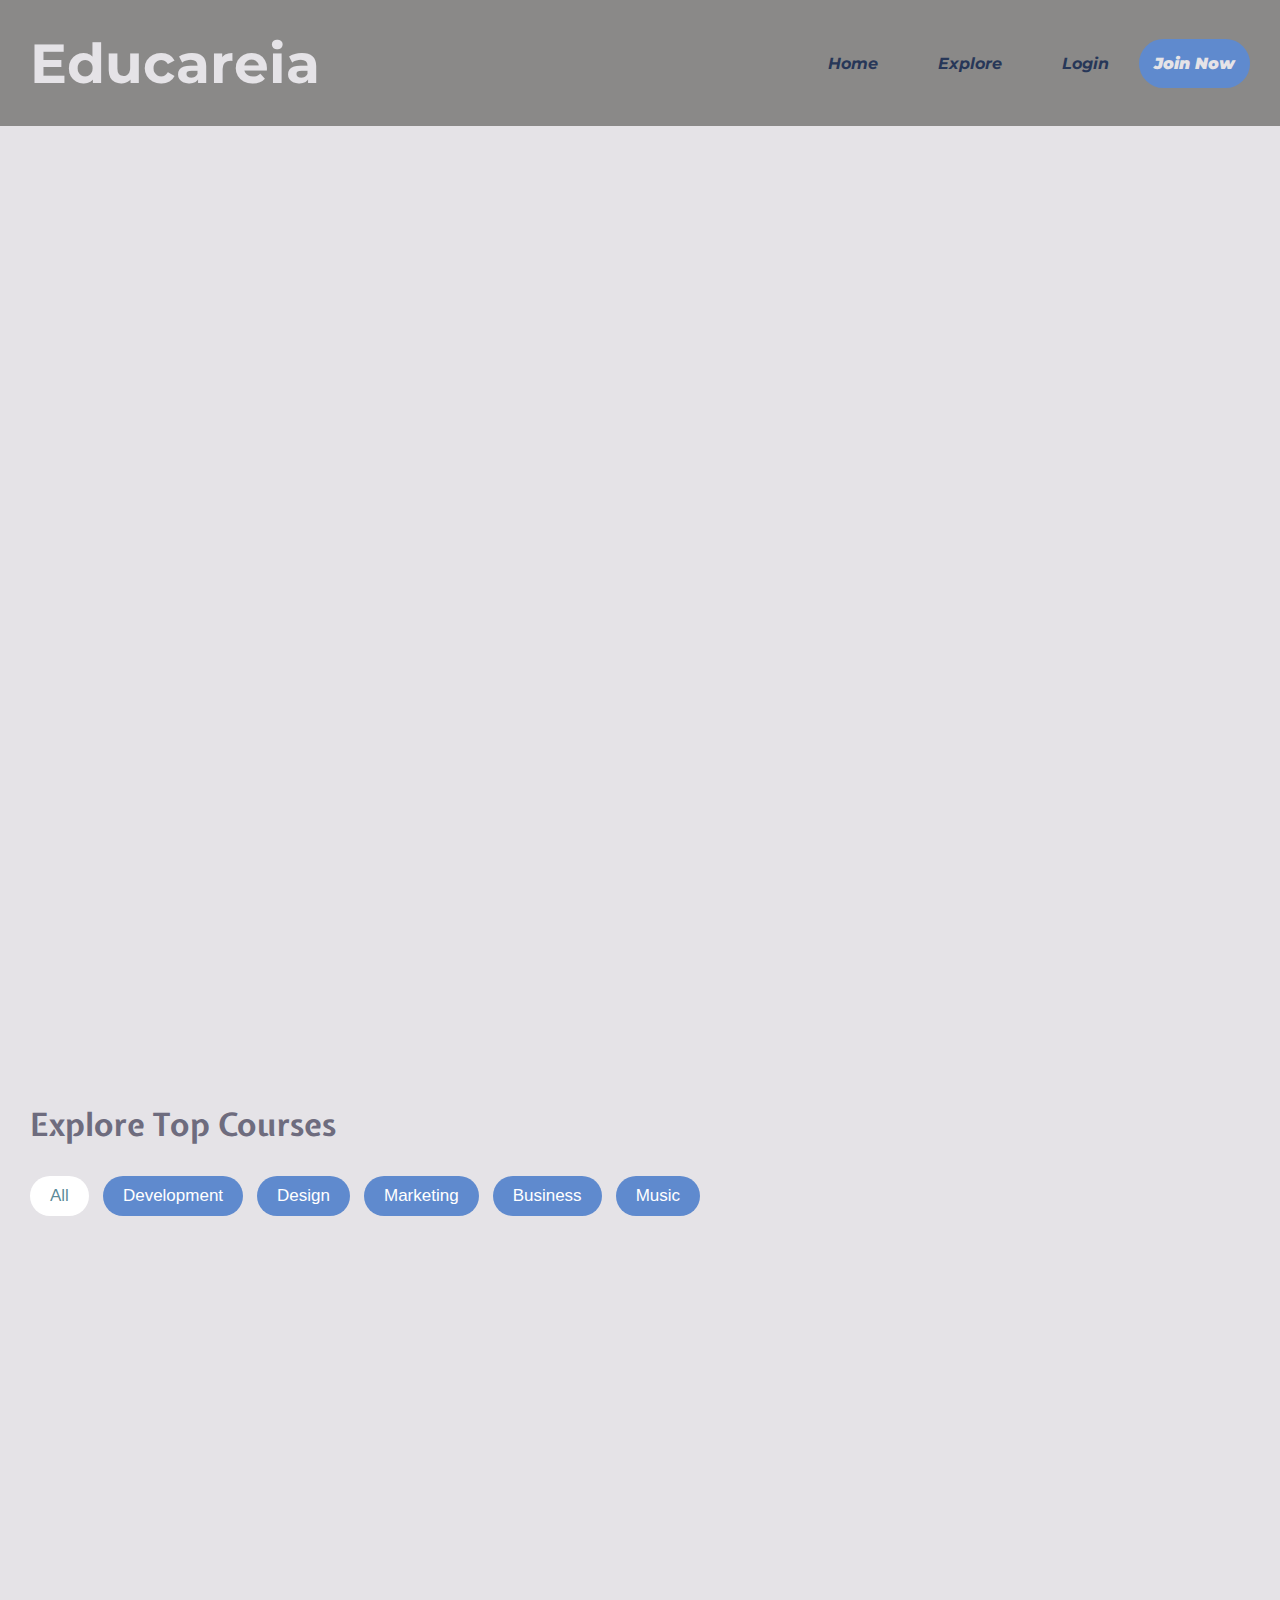
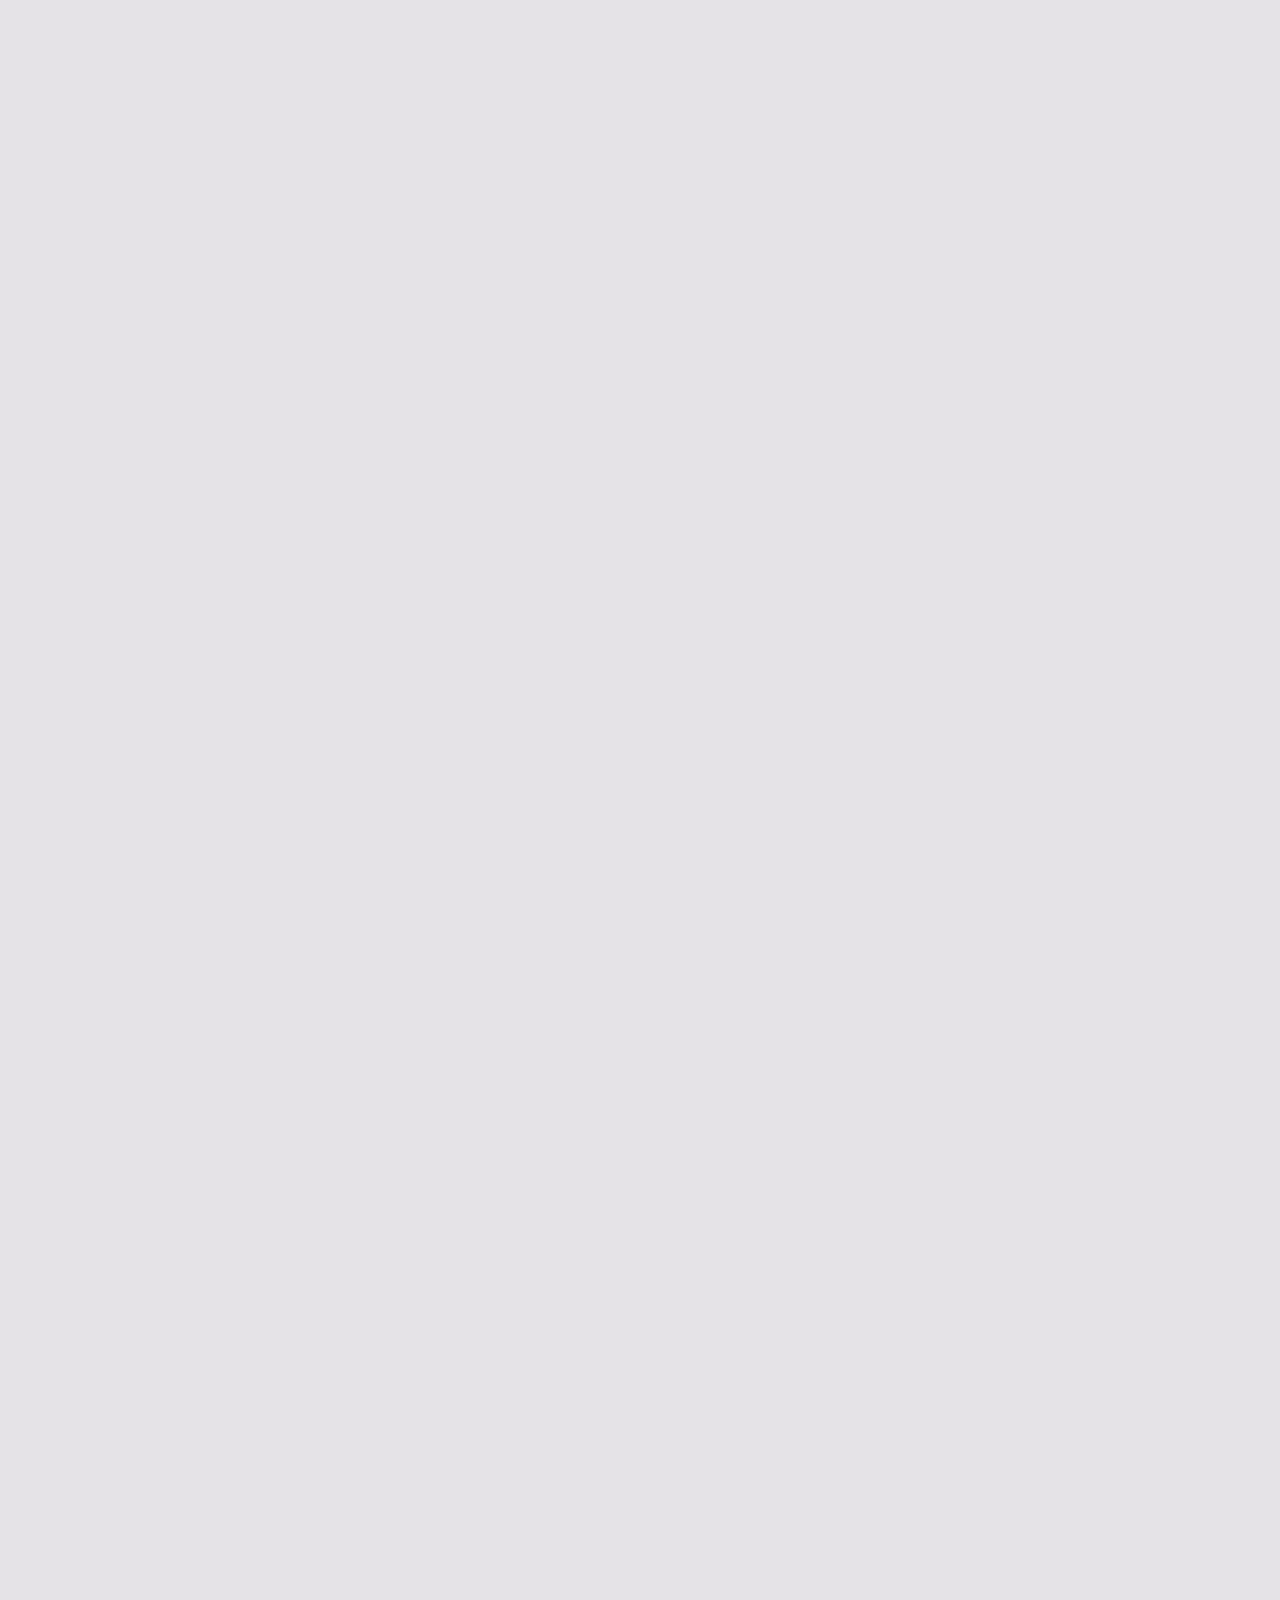
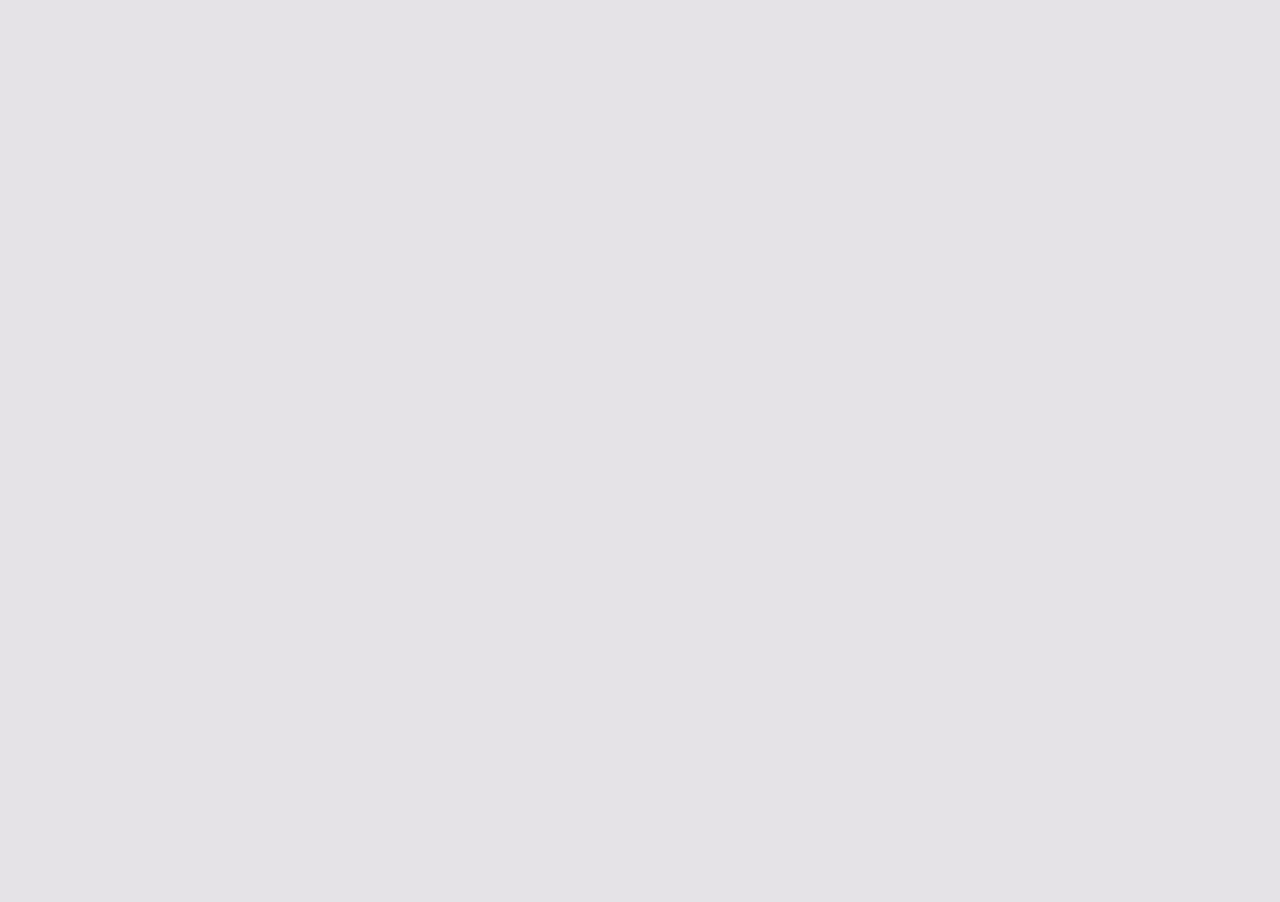
<file: index.html>
<!DOCTYPE html>
<html lang="en">
<head>
    <meta charset="UTF-8">
    <meta name="viewport" content="width=device-width, initial-scale=1.0">
    <title>Educarea</title>
    <link rel="stylesheet" href="./css/style.css">
    <link rel="stylesheet" href="https://stackpath.bootstrapcdn.com/font-awesome/4.7.0/css/font-awesome.min.css" integrity="sha384-wvfXpqpZZVQGK6TAh5PVlGOfQNHSoD2xbE+QkPxCAFlNEevoEH3Sl0sibVcOQVnN" crossorigin="anonymous">
</head>
<body>
    <style>

        .course.hide{
            display: none !important;
        }
        .course.show{
            display: block;
            animation: showItem 0.5s ease;
        }
        @-webkit-keyframes showItem{
            0%{
                -webkit-transform: scale(0.8);
                transform: scale(0.8);
                opacity: 0;
            }
            100%{
                -webkit-transform: scale(1);
                transform: scale(1);
                opacity: 1;
            }
        }
        @keyframes showItem{
            0%{
                -webkit-transform: scale(0.8);
                transform: scale(0.8);
                opacity: 0;
            }
            100%{
                -webkit-transform: scale(1);
                transform: scale(1);
                opacity: 1;
            }
        }
    </style>
    <div class="header">
        <h1><a style="text-decoration: none; color: var(--pri);" href="">Educareia</a></h1>
        <ul>
            <a href="#"><li>Home</li></a>
            <a href="#explore"><li>Explore</li></a>
            <a href="./login.html"><li>Login</li></a>
            <a href="./signup.html"><li class="get-started">Join Now</li></a>
        </ul>
    </div>

    <div class="main">
        <div class="content">
            <h1>Success is a <br> click away </h1>
            <p>Achieve more with certifications and degrees from courses by reknowned global universities and companies</p>
            <a href="./signup.html"><button class="get-started">Join Now <span style="color: var(--pri);">- IT'S FREE</span></button></a>
            <a href="#explore"><button class="get-started-course">View Courses</button></a>
        </div>

        <div class="image">
            <img src="./hero-image.png" alt="">
        </div>

        
    </div>

    <div id="explore">

    </div>

    <div style="margin-top: 50px;" class="explore">
        <h1>Explore Top Courses</h1>
        <div class="category-filter">
            <button class="category active" data-filter="all">All</button>
            <button class="category" data-filter="Developement">Development</button>
            <button class="category" data-filter="Design">Design</button>
            <button class="category" data-filter="Marketing">Marketing</button>
            <button class="category" data-filter="Business">Business</button>
            <button class="category" data-filter="Music">Music</button>

        </div>

        <div class="cards-container"> </div>
            
    </div>


    <script>
        window.onload = function () {
            document.querySelector('.content').classList.add('settle');
            document.querySelector('.image').id = 'softpop';
        }
        window.onscroll = function (){
            var cardtop = parseInt(document.querySelector('.cards-container').getBoundingClientRect().top);
            if(cardtop < this.screen.height*.75){
                document.querySelector('.cards-container').id = 'ascend';
            }
        }
        async function getData() {
            let res = await fetch('./CourseData.json')
            let data = await res.json()
            document.querySelector(".cards-container").innerHTML = ''
            data.forEach(i => {
                let rating = i.Rating;
                rating = parseInt(rating);
                let discount =i.Discount.slice(0, 3);
                console.log(i.Name);
                document.querySelector(".cards-container").innerHTML += `
                <div class="course" data-category="${i.Category}">
                    <div class="image">
                        <img src="./images/${i.Image}.jpeg" alt="">
                    </div>
                    <div class="discount">
                        ${discount} off!
                    </div>
                    <div class="content">
                        <h1 class="title" title="${i.Name}">
                            ${i.Name}
                        </h1>
                        <div class="rating">
                            ` + '<i class="fa fa-star yellow-star"></i>'.repeat(rating) +
                            '<i class="fa fa-star"></i>'.repeat(5-rating) + `
                        </div>
    
                        <div class="price">
                            <span class="original-price">₹${i.Discount.slice(-5, -1)}</span>
                            ₹${i.Price}
                        </div>
    
                        <div class="enrolled">
                            <i class="fa fa-user"></i> &nbsp; ${i.Enrollment} enrolled
                        </div>
    
                        <button class="buy">Buy Course</button>
                    </div>
                </div>
                
            </div>

                `
            })

            const filterContainer=document.querySelector(".category-filter"),
            filterBtns=filterContainer.children,
            totalFilterBtn=filterBtns.length,
            portfolioItems=document.querySelectorAll('.course'),
            totalPortfolioItems=portfolioItems.length


            for (let i=0; i<totalFilterBtn; i++){
                filterBtns[i].addEventListener('click', function(){
                filterContainer.querySelector(".active").classList.remove("active");
                this.classList.add("active");

                const filterValue=this.getAttribute("data-filter")
                for (let k=0; k<totalPortfolioItems; k++){
                    if(filterValue === portfolioItems[k].getAttribute("data-category")){
                        portfolioItems[k].classList.remove("hide")
                        portfolioItems[k].classList.add("show")
                        console.log('a')
                    }
                    else {
                        portfolioItems[k].classList.remove("hide")
                        portfolioItems[k].classList.add("show")
                        portfolioItems[k].classList.remove("show")
                        portfolioItems[k].classList.add("hide")
                        console.log('b')
                        console.log(filterValue)
                        console.log(portfolioItems[k])
                    }
                    if (filterValue==="all"){
                        portfolioItems[k].classList.remove("hide")
                        portfolioItems[k].classList.add("show")
                        console.log('c')
                    }
                }
            })
        }
        }
    getData()
        
        
    </script>
    
</body>
</html>
</file>
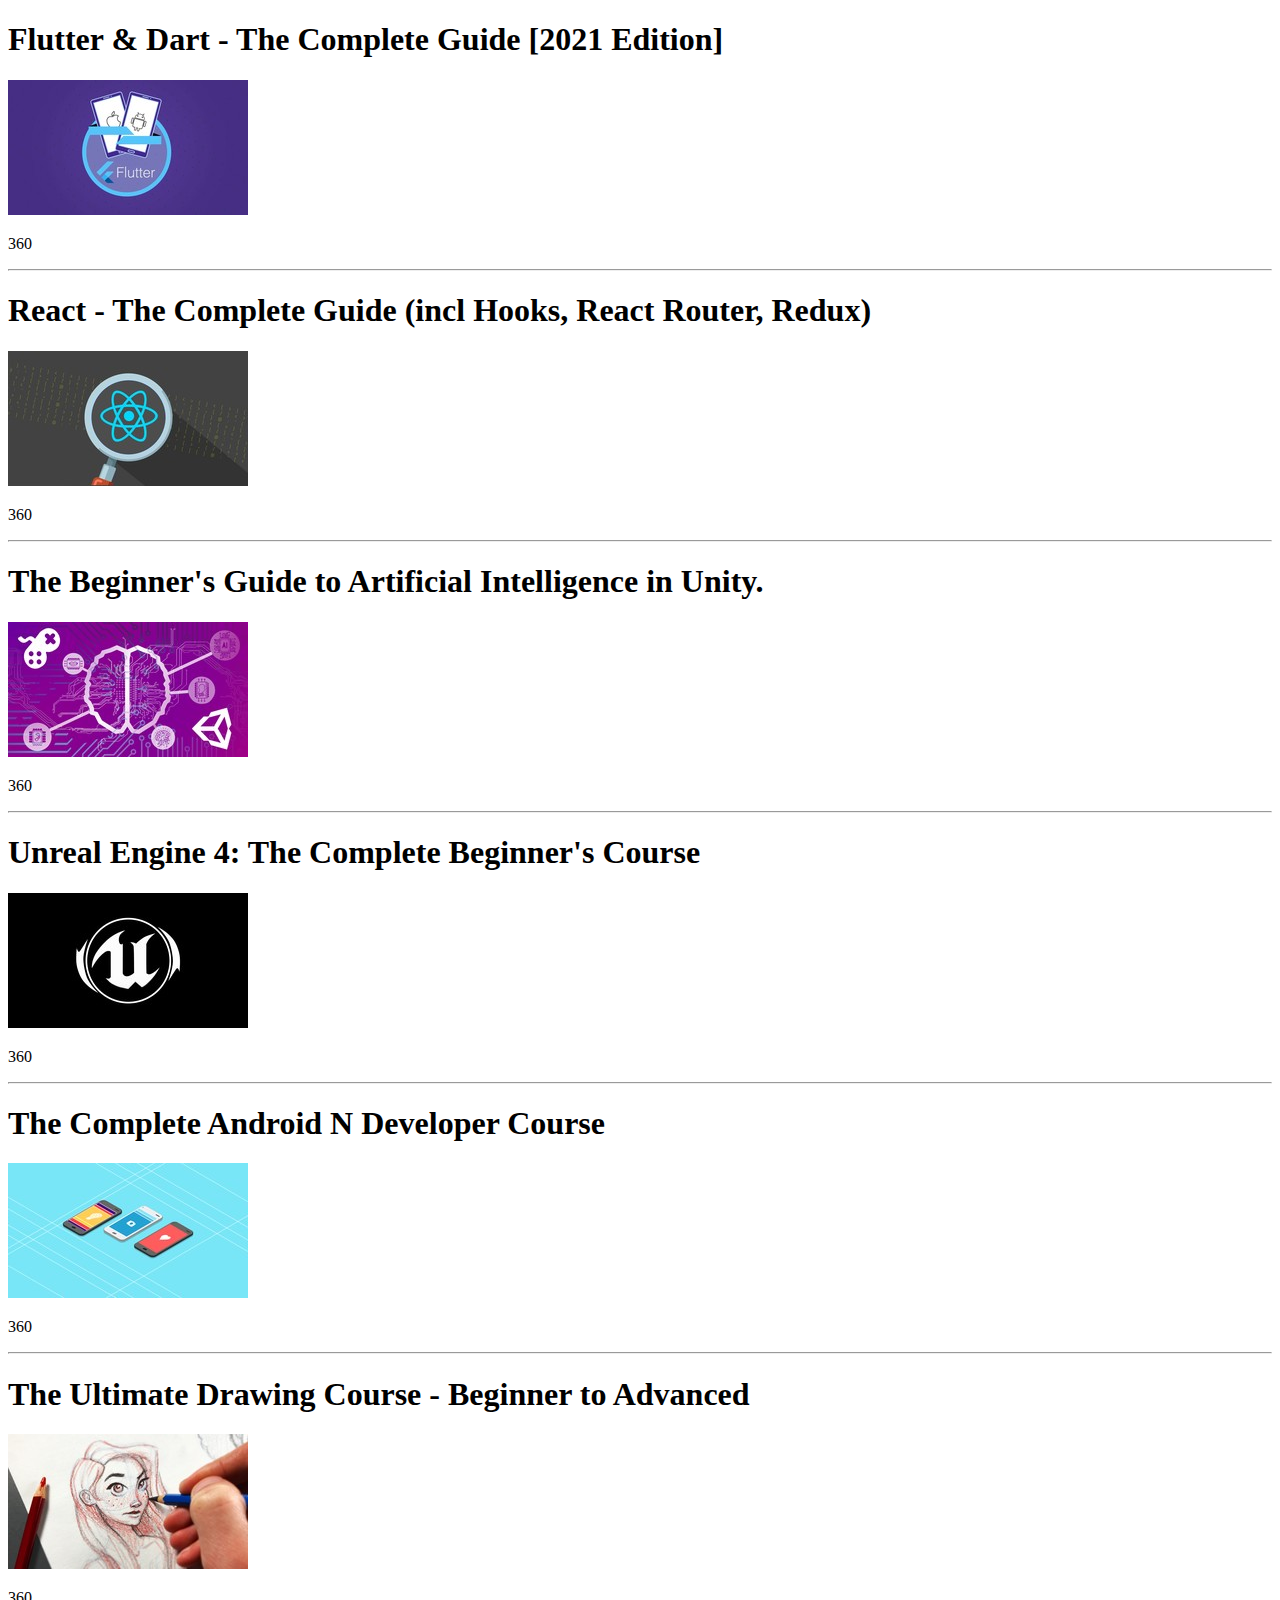
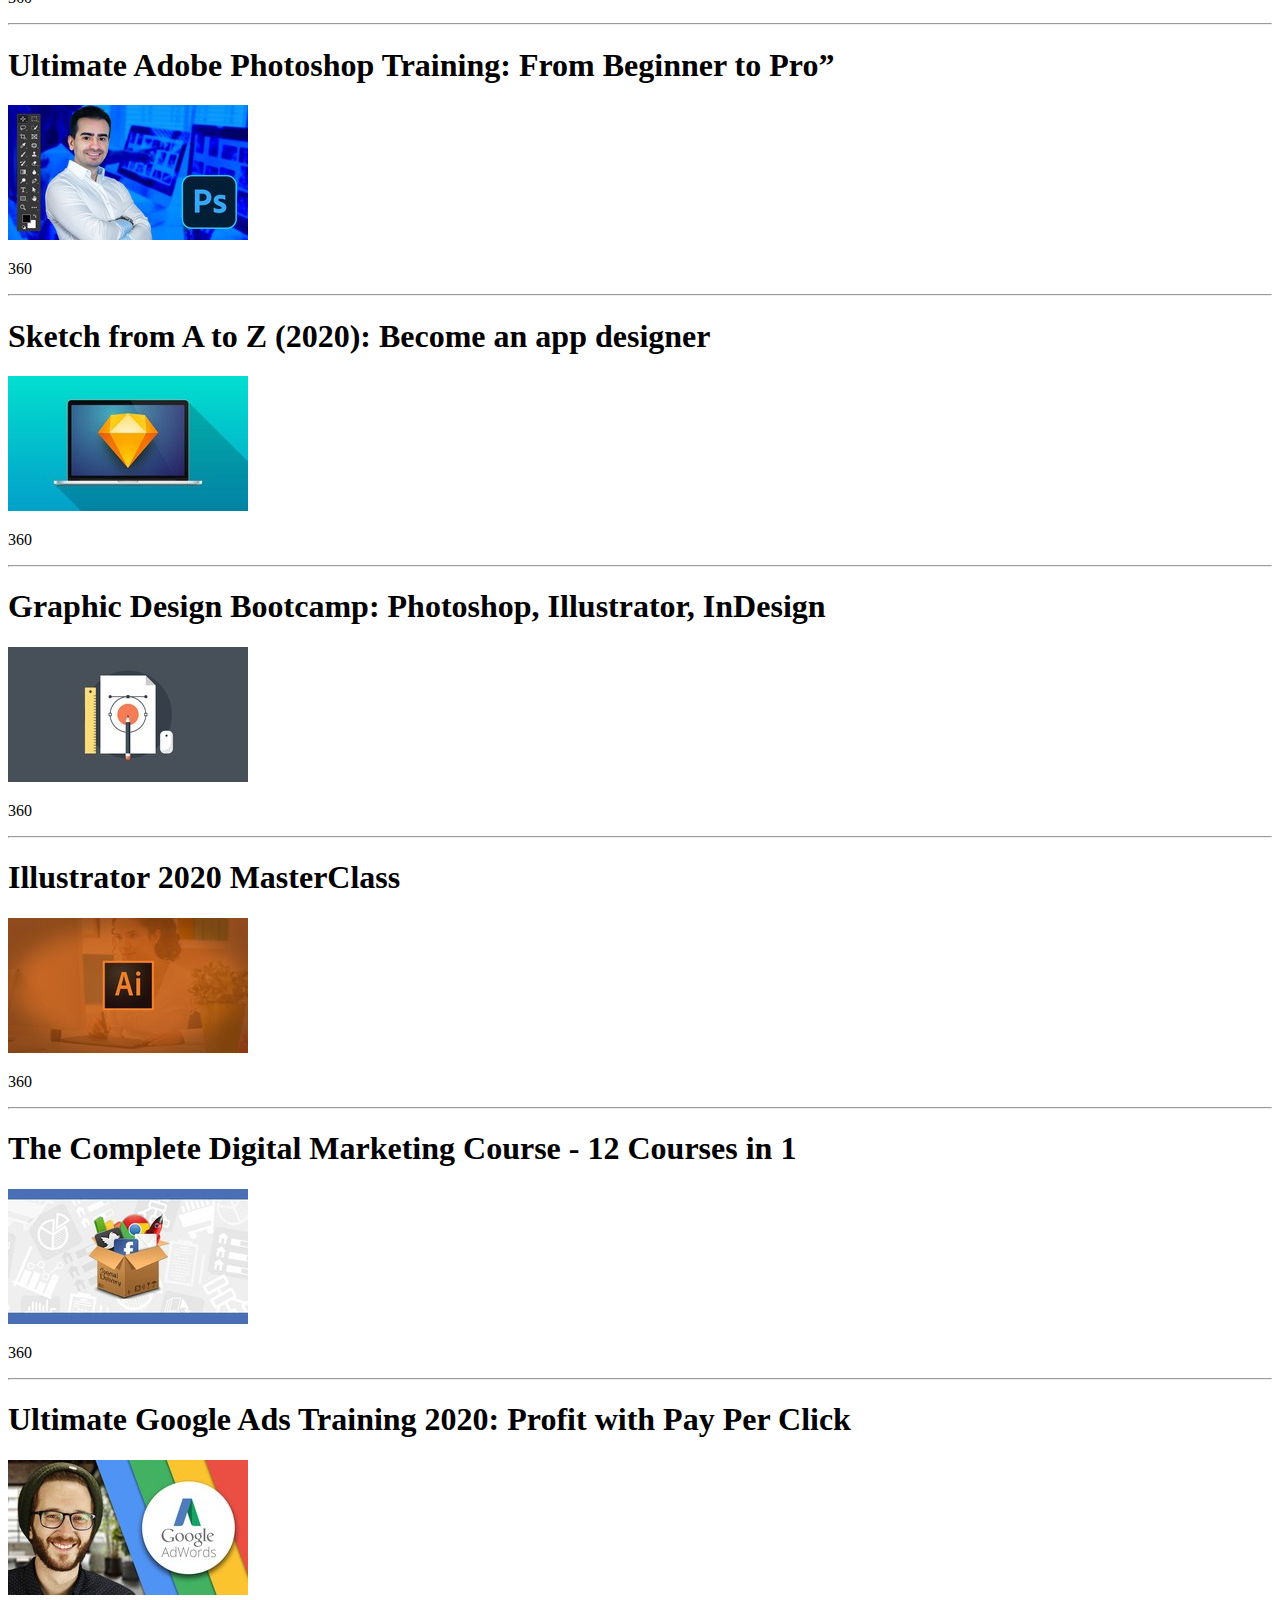
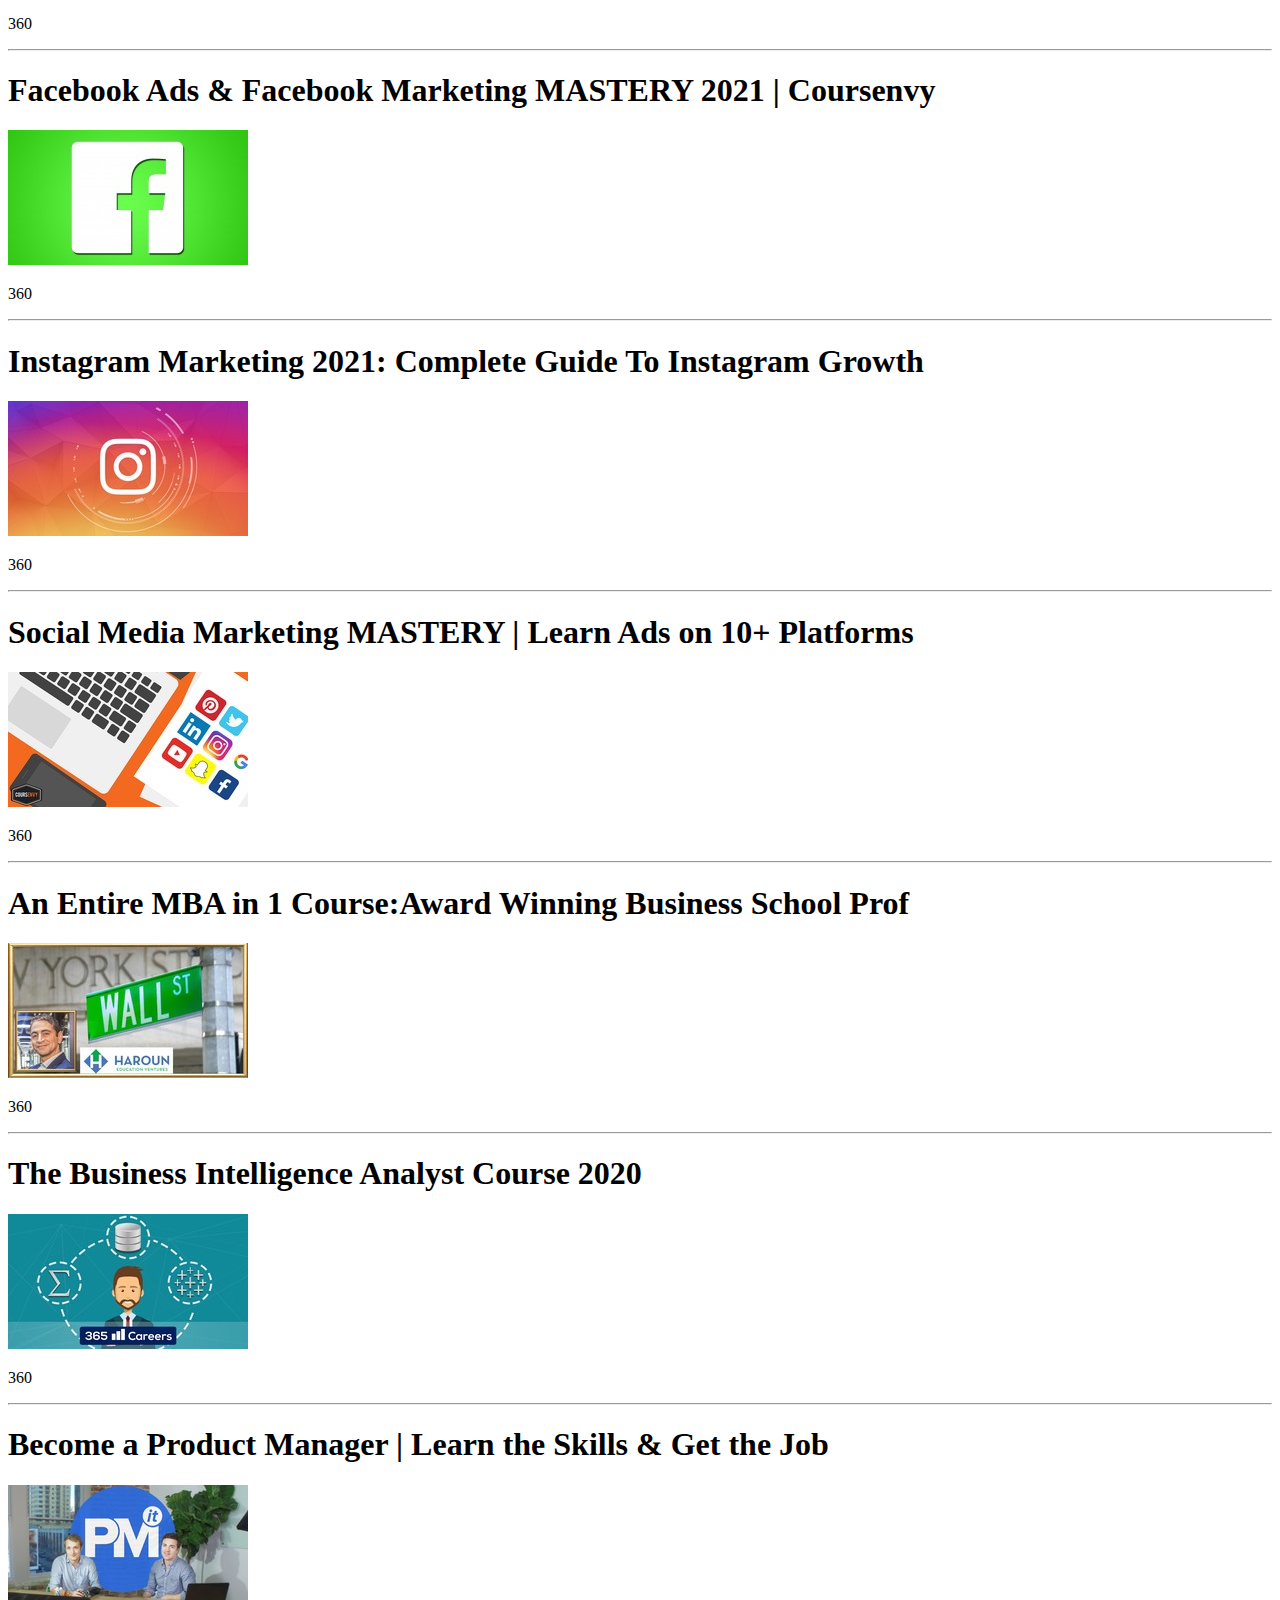
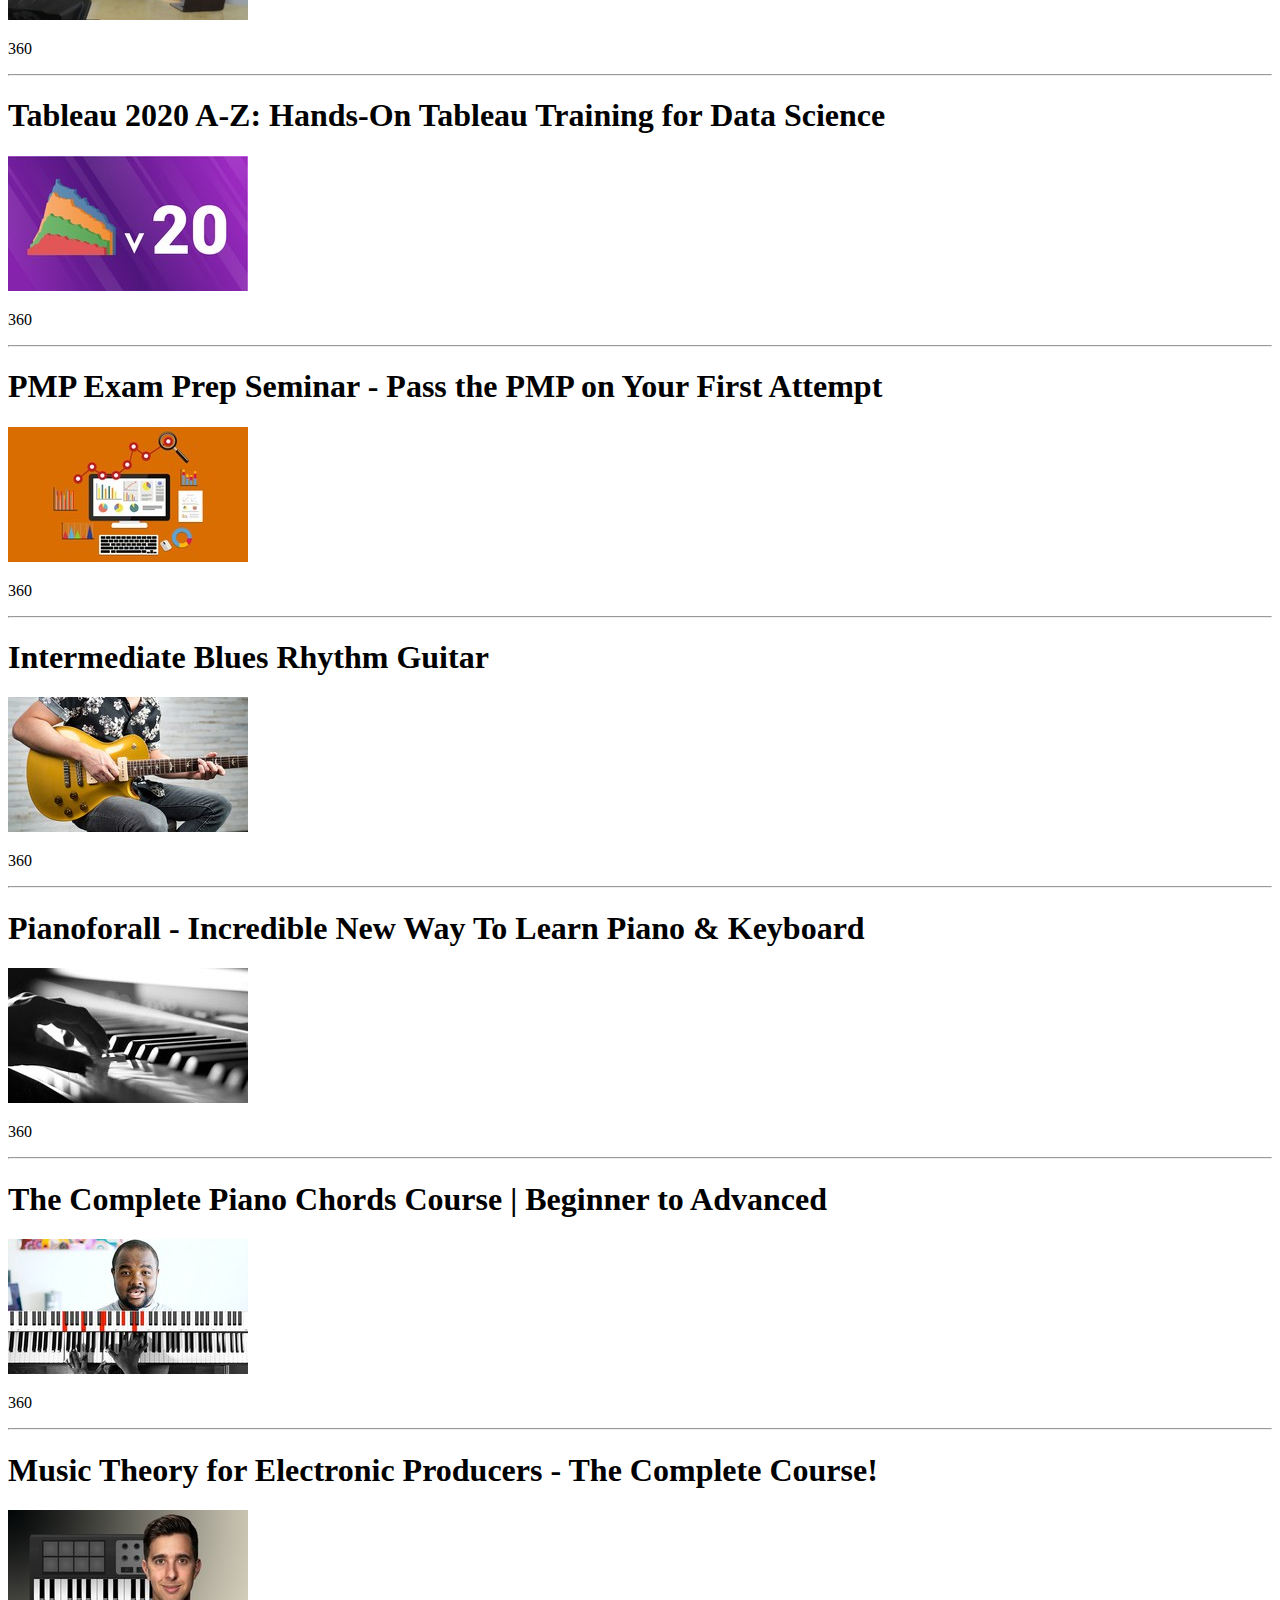
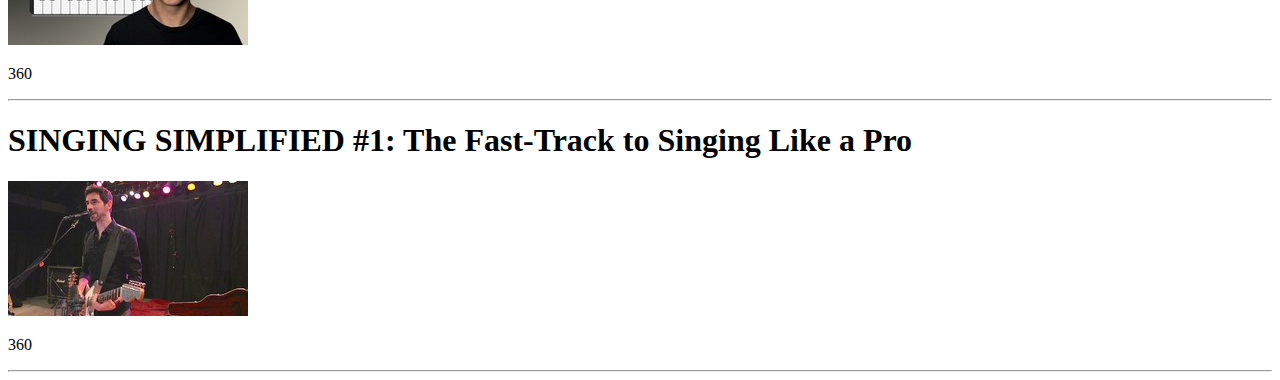
<file: a.html>
<!DOCTYPE html>
<html lang="en">
<head>
    <meta charset="UTF-8">
    <meta name="viewport" content="width=device-width, initial-scale=1.0">
    <title>Document</title>
</head>
<body>
    
    <div id="images">
        
    </div>

    <script>
        async function getData() {
            let res = await fetch('./CourseData.json')
            let data = await res.json()
            document.querySelector("#images").innerHTML = ''
            data.forEach(i => {
                console.log(i.Name)
                document.querySelector("#images").innerHTML += `
                    <h1>${i.Name}</h1>
                    <img src="./images/${i.Image}.jpeg" alt="">     
                    <p>${i.Price}</p>       
                    <hr>

                `
            })
        }
        getData()
        
    </script>
</body>
</html>
</file>
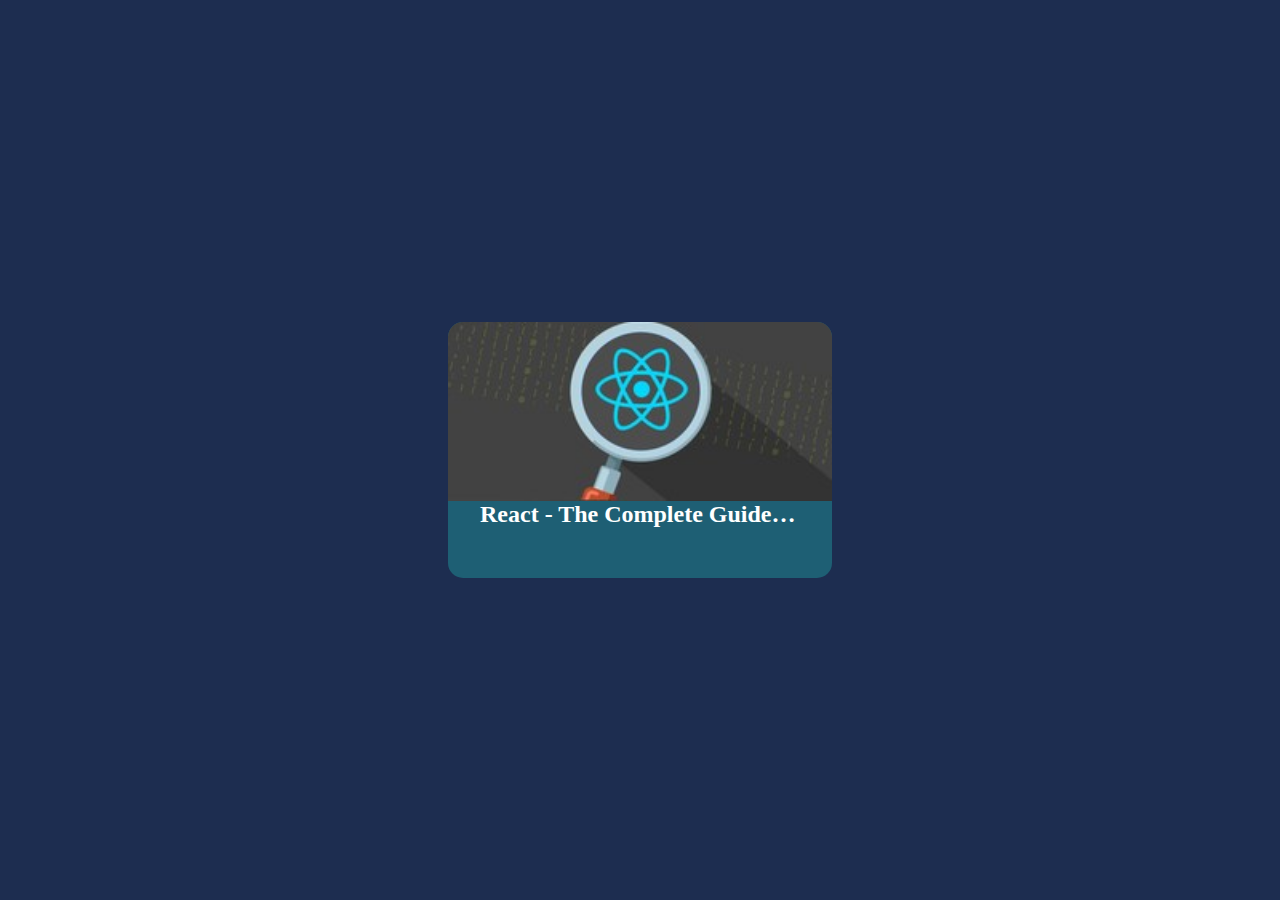
<file: card.html>
<!DOCTYPE html>
<html lang="en">
<head>
    <meta charset="UTF-8">
    <meta name="viewport" content="width=device-width, initial-scale=1.0">
    <title>Progress card</title>
</head>
<body>
    <style>
        *{
            padding: 0;
            margin: 0;
            box-sizing: border-box;
        }
        body{
            display: flex;
            justify-content: center;
            align-items: center;
            background-color: #1d2d50;
            height: 100vh;
            font-family: "Hind Guntur";
        }
        .card{
            background-color: #1e5f74;
            width: 24rem;
            height: 16rem;
            border-radius: 15px;
            color: #ffffff;
        }
        .courseimg{
            background-image: url("./dev2.jpeg");
            background-repeat: no-repeat;
            background-size: cover;
            background-position: bottom;
            display: block;
            height: 70%;
            clip-path: inset(.00001px round 15px 15px 0 0 );
        }
        .card-title{
            font-weight: bold;
            white-space: nowrap;
            overflow: hidden;
            text-overflow: ellipsis;
            font-size: 1.5rem;
            padding: 0 2rem;
            height: 30%;
        }
        .card-author, .continue{
            display:none;
        }

    </style>
    <div class="card">
        <div class="courseimg"></div>
        <div class="progressbar"></div>
        <div class="card-title">
            React - The Complete Guide (incl Hooks, React Router, Redux)
        </div>
        <div class="card-author">
            Maximilian Schwarzmüller
        </div>
        <div class="continue">
            Continue
        </div>
    </div>
</body>
</html>
</file>
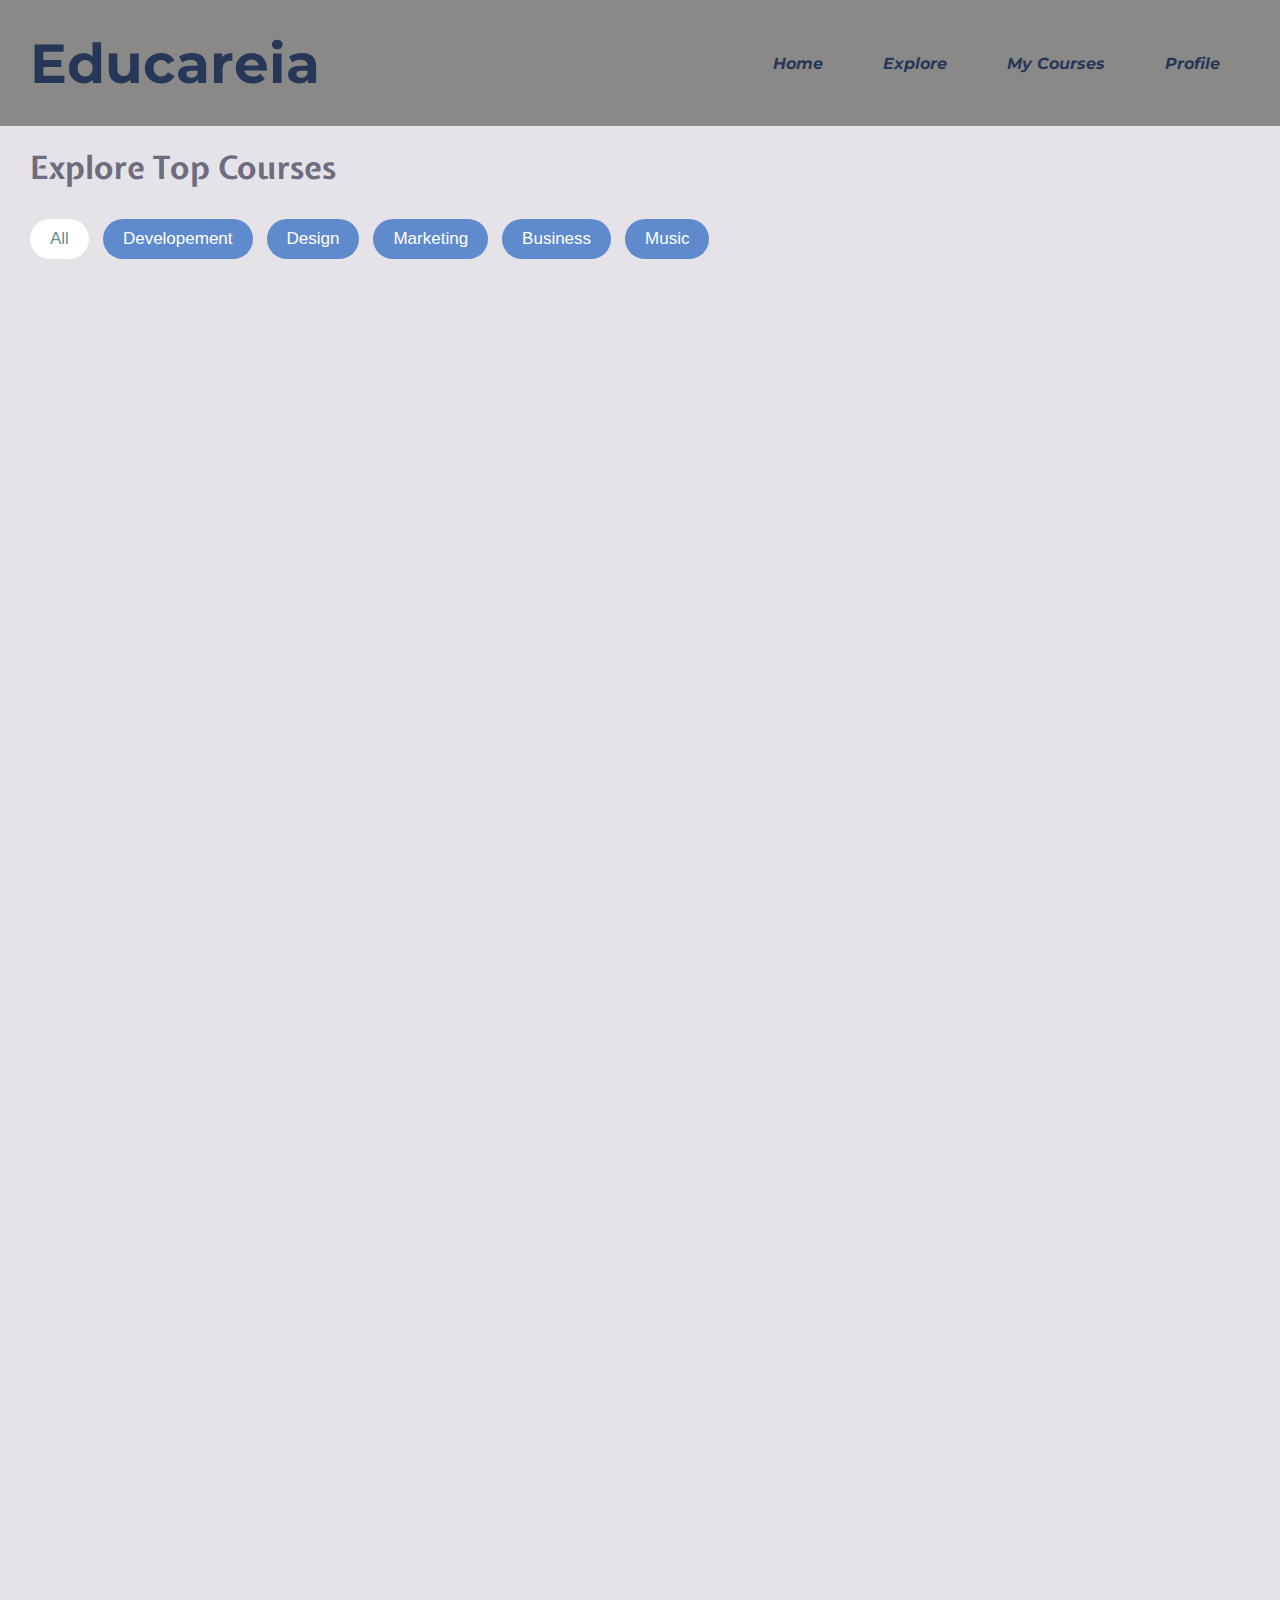
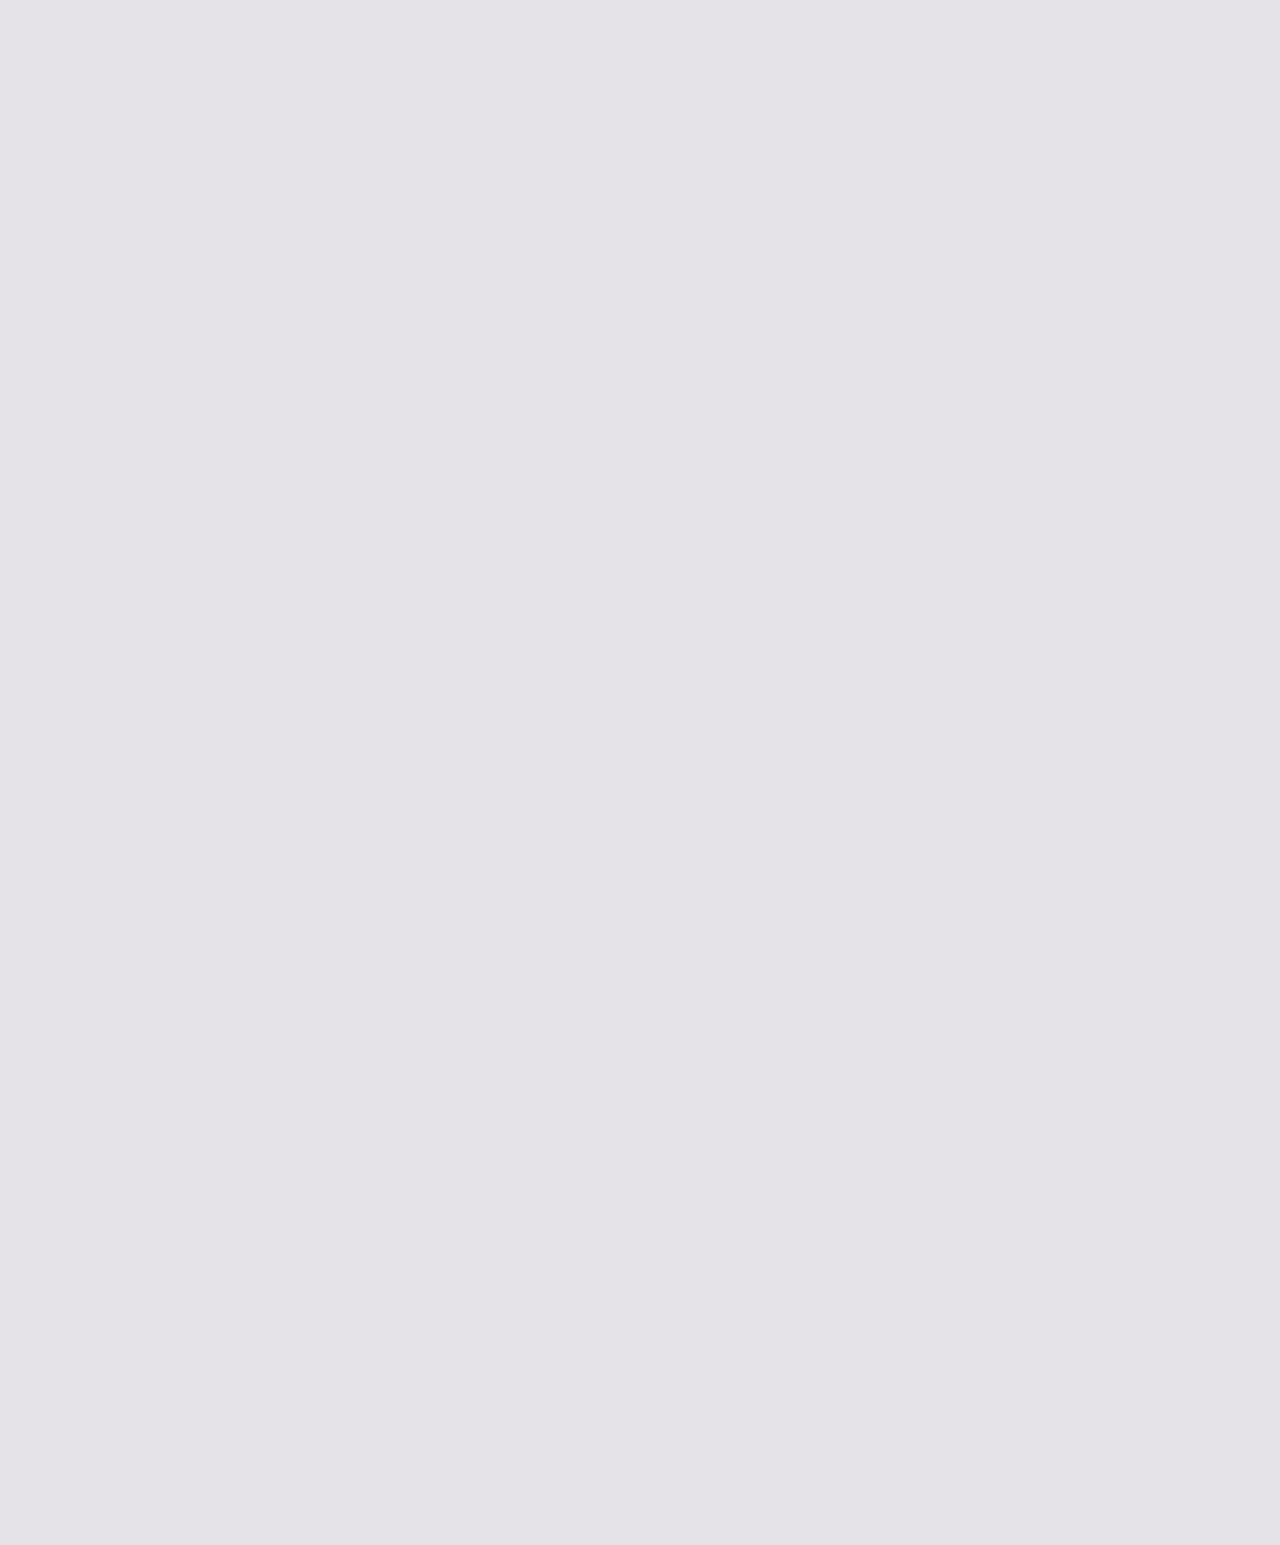
<file: courses.html>
<!DOCTYPE html>
<html lang="en">
<head>
    <meta charset="UTF-8">
    <meta name="viewport" content="width=device-width, initial-scale=1.0">
    <title>Educarea</title>
    <link rel="stylesheet" href="./css/style.css">
    <link rel="stylesheet" href="https://stackpath.bootstrapcdn.com/font-awesome/4.7.0/css/font-awesome.min.css" integrity="sha384-wvfXpqpZZVQGK6TAh5PVlGOfQNHSoD2xbE+QkPxCAFlNEevoEH3Sl0sibVcOQVnN" crossorigin="anonymous">
</head>
<body>

    <style>

        .course.hide{
            display: none !important;
        }
        .course.show{
            display: block;
            animation: showItem 0.5s ease;
        }
        @-webkit-keyframes showItem{
            0%{
                -webkit-transform: scale(0.8);
                transform: scale(0.8);
                opacity: 0;
            }
            100%{
                -webkit-transform: scale(1);
                transform: scale(1);
                opacity: 1;
            }
        }
        @keyframes showItem{
            0%{
                -webkit-transform: scale(0.8);
                transform: scale(0.8);
                opacity: 0;
            }
            100%{
                -webkit-transform: scale(1);
                transform: scale(1);
                opacity: 1;
            }
        }
    </style>
    <div class="header">
        <h1>Educareia</h1>
        <ul>
            <li>Home</li>
            <li>Explore</li>
            <li>My Courses</li>
            <li>Profile</li>
        </ul>
    </div>

    <div class="explore">
        <h1>Explore Top Courses</h1>
        <div class="category-filter">
            <button class="category active" data-filter="all">All</button>
            <button class="category" data-filter="Developement">Developement</button>
            <button class="category" data-filter="Design">Design</button>
            <button class="category" data-filter="Marketing">Marketing</button>
            <button class="category" data-filter="Business">Business</button>
            <button class="category" data-filter="Music">Music</button>

        </div>

        <div class="cards-container"> </div>
            
    </div>


    <script>
        async function getData() {
            let res = await fetch('./CourseData.json')
            let data = await res.json()
            document.querySelector(".cards-container").innerHTML = ''
            data.forEach(i => {
                console.log(i.Name)
                document.querySelector(".cards-container").innerHTML += `
                <div class="course" data-category="${i.Category}">
                    <div class="image">
                        <img src="./images/${i.Image}.jpeg" alt="">
                    </div>
                    <div class="discount">
                        96% off!
                    </div>
                    <div class="content">
                        <h1 class="title">
                            ${i.Name}
                        </h1>
                        <div class="rating">
                            <i class="fa fa-star"></i>
                            <i class="fa fa-star"></i>
                            <i class="fa fa-star"></i>
                            <i class="fa fa-star"></i>
                            <i class="fa fa-star"></i>
                        </div>
    
                        <div class="price">
                            <span class="original-price">₹8640</span>
                            ₹360
                        </div>
    
                        <div class="enrolled">
                            <i class="fa fa-user"></i> &nbsp; ${i.Enrollment} enrolled
                        </div>
    
                        <button class="buy">Buy Course</button>
                    </div>
                </div>
                
            </div>

                `
            })

            const filterContainer=document.querySelector(".category-filter"),
        filterBtns=filterContainer.children,
        totalFilterBtn=filterBtns.length,
        portfolioItems=document.querySelectorAll('.course'),
        totalPortfolioItems=portfolioItems.length

        console.log(filterBtns)

for (let i=0; i<totalFilterBtn; i++){
    filterBtns[i].addEventListener('click', function(){
        console.log("clicked")
        filterContainer.querySelector(".active").classList.remove("active");
        this.classList.add("active");

        const filterValue=this.getAttribute("data-filter")
        for (let k=0; k<totalPortfolioItems; k++){
            if(filterValue === portfolioItems[k].getAttribute("data-category")){
                portfolioItems[k].classList.remove("hide")
                portfolioItems[k].classList.add("show")
                console.log('a')
            }
            else {
                portfolioItems[k].classList.remove("show")
                portfolioItems[k].classList.add("hide")
                console.log('b')
                console.log(filterValue)
                console.log(portfolioItems[k])
            }
            if (filterValue==="all"){
                portfolioItems[k].classList.remove("hide")
                portfolioItems[k].classList.add("show")
                console.log('c')
            }
        }
    })
}
        }
        getData()
        
        
    </script>
    
</body>
</html>
</file>
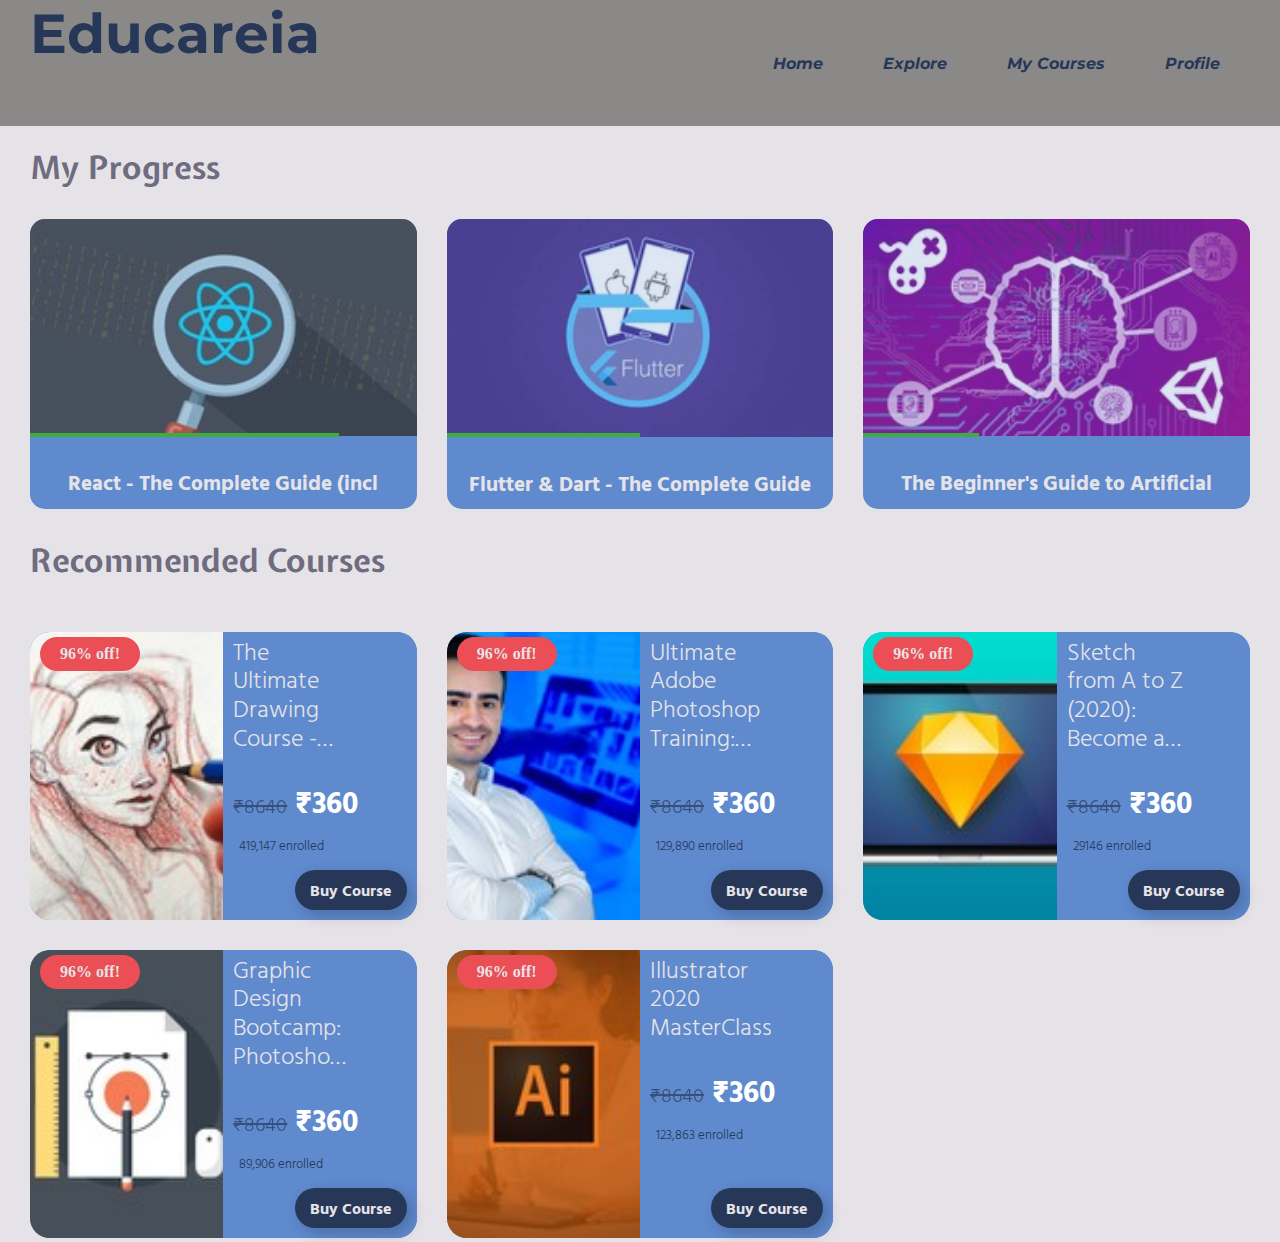
<file: dashboard.html>
<!DOCTYPE html>
<html lang="en">
<head>
    <meta charset="UTF-8">
    <meta name="viewport" content="width=device-width, initial-scale=1.0">
    <title>Educarea</title>
    <link rel="stylesheet" href="./css/style.css">
</head>
<body>
    <div class="header">
        <a href="./index.html" style="text-decoration: none; color: #E5E3E7;"><h1>Educareia</h1></a>
        <ul>
            <a href="./index.html"><li>Home</li></a>
            <a href="./index.html#explore"><li>Explore</li></a>
            <li>My Courses</li>
            <li>Profile</li>
        </ul>
    </div>

    <div class="progress">
        <h1>My Progress</h1>
        <div class="progress-container">
            <div class="progress-card">
                <img src="./images/dev2.jpeg" alt="">
                <div class="progress-bar" style="width: 80%;"></div>
                <div class="course-title">
                   React - The Complete Guide (incl Hooks, React Router, Redux)
                </div>

                <div class="on-hover">
                    <div class="course-title-hover">
                        React - The Complete Guide (incl Hooks, React Router, Redux)
                    </div>
                    <div class="course-author-hover">
                        Maximilian Schwarzmüller
                    </div>
                    <div class="progress-per">
                        <div class="progress-inner" style="width: 80%;"></div>
                        <p>80%</p>
                    </div>
                    <div class="continue">
                        <button>Continue</button>
                    </div>
                </div>
                
            </div>




            <div class="progress-card">
                <img src="./images/dev1.jpeg" alt="">
                <div class="progress-bar" style="width: 50%;"></div>
                <div class="course-title">
                    Flutter & Dart - The Complete Guide [2021 Edition]
                 </div>
                 <div class="on-hover">
                    <div class="course-title-hover">
                        Flutter & Dart - The Complete Guide [2021 Edition]
                    </div>
                    <div class="course-author-hover">
                        Maximilian Schwarzmüller
                    </div>
                    <div class="progress-per">
                        <div class="progress-inner" style="width: 50%;"></div>
                        <p>50%</p>
                    </div>
                    <div class="continue">
                        <button>Continue</button>
                    </div>
                </div>
            </div>


            <div class="progress-card">
                <img src="./images/dev3.jpeg" alt="">
                <div class="progress-bar" style="width: 30%;"></div>
                <div class="course-title">
                    The Beginner's Guide to Artificial Intelligence in Unity
                 </div>
                 <div class="on-hover">
                    <div class="course-title-hover">
                        The Beginner's Guide to Artificial Intelligence in Unity
                    </div>
                    <div class="course-author-hover">
                        Penny de Byl
                    </div>
                    <div class="progress-per">
                        <div class="progress-inner" style="width: 30%;"></div>
                        <p>30%</p>
                    </div>
                    <div class="continue">
                        <button>Continue</button>
                    </div>
                </div>

            </div>
        </div>
        
        <h1 style="margin-top: 30px;">Recommended Courses</h1>
        <div class="cards-container"> 
    </div>
    </div>


    <script>
        async function getData() {
            let res = await fetch('./CourseData.json')
            let data = await res.json()
            document.querySelector(".cards-container").innerHTML = ''
            data.slice(5, 10).forEach(i => {
                console.log(i.Name)
                document.querySelector(".cards-container").innerHTML += `
                <div class="course" data-category="${i.Category}">
                    <div class="image">
                        <img src="./images/${i.Image}.jpeg" alt="">
                    </div>
                    <div class="discount">
                        96% off!
                    </div>
                    <div class="content">
                        <h1 class="title">
                            ${i.Name}
                        </h1>
                        <div class="rating">
                            <i class="fa fa-star"></i>
                            <i class="fa fa-star"></i>
                            <i class="fa fa-star"></i>
                            <i class="fa fa-star"></i>
                            <i class="fa fa-star"></i>
                        </div>
    
                        <div class="price">
                            <span class="original-price">₹8640</span>
                            ₹360
                        </div>
    
                        <div class="enrolled">
                            <i class="fa fa-user"></i> &nbsp; ${i.Enrollment} enrolled
                        </div>
    
                        <button class="buy">Buy Course</button>
                    </div>
                </div>
                
            </div>

                `
            })
        }
        getData()
        
        
    </script>
</body>
</html>
</file>
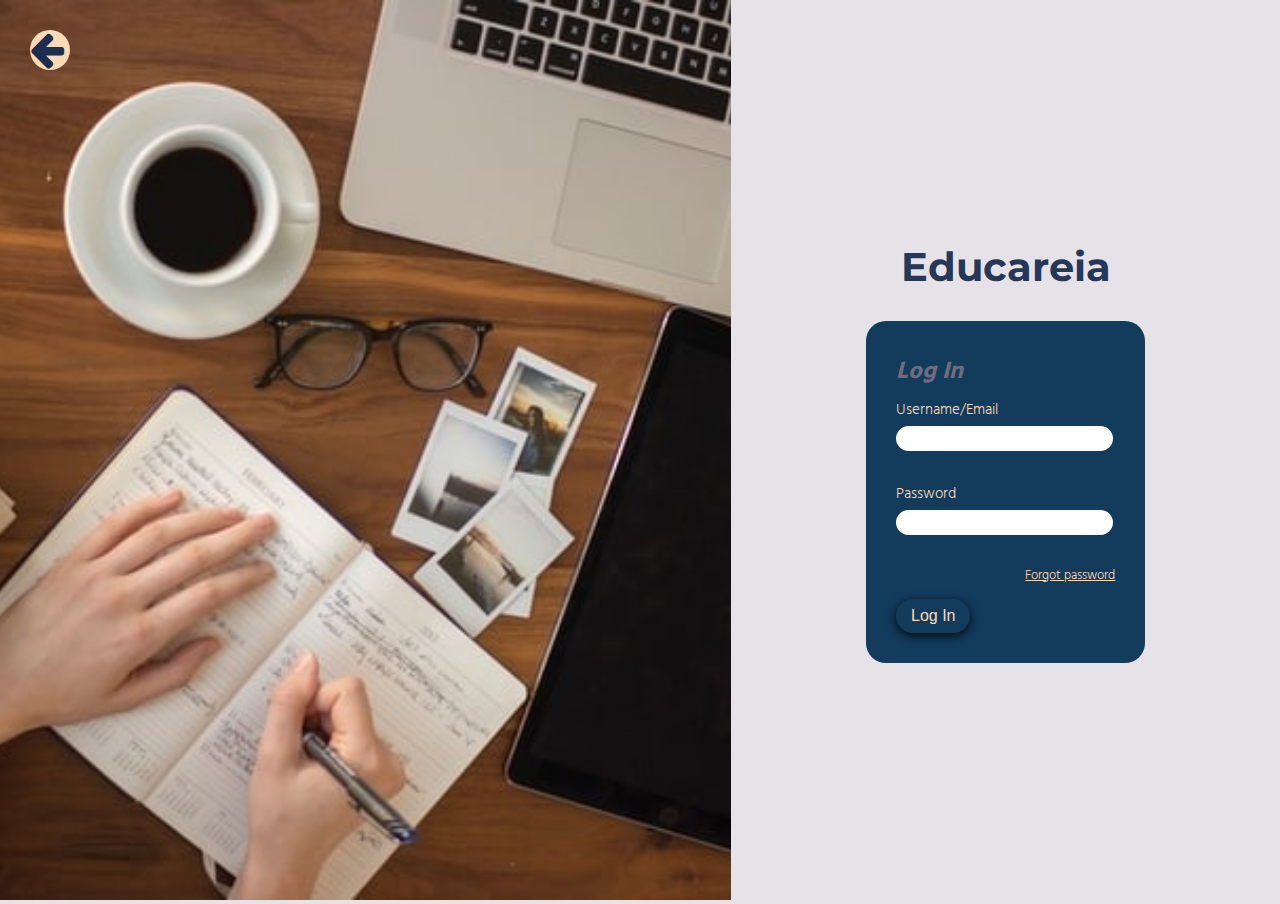
<file: login.html>
<!DOCTYPE html>
<html lang="en">
<head>
    <meta charset="UTF-8">
    <meta name="viewport" content="width=device-width, initial-scale=1.0">
    <title>Login</title>
    <link rel="stylesheet" href="./css/style.css">
    <link rel="stylesheet" href="https://stackpath.bootstrapcdn.com/font-awesome/4.7.0/css/font-awesome.min.css" integrity="sha384-wvfXpqpZZVQGK6TAh5PVlGOfQNHSoD2xbE+QkPxCAFlNEevoEH3Sl0sibVcOQVnN" crossorigin="anonymous">
</head>
<style>
    body{
        overflow-y: hidden;
        

    }
    @media(max-width: 676px) {
        body{
            background-image: url(./bg.jpeg);
            background-repeat: no-repeat;
            background-size: cover;
        }
    }
</style>
<body>
    <div class="login-container">
        <div class="image">
            <img src="./bg.jpeg" alt="">
            
        </div>
        <div class="back">
           <a href="./index.html"><i class="fa fa-arrow-left"></i></a> 
        </div>
        <div class="login">
            <h1>Educareia</h1>

            <form class="form" action="./dashboard.html">
                <h2>Log In</h2>

                <label for="username">Username/Email</label>
                <input type="text" id="username">
                <br>
                <label for="password">Password</label>
                <input type="password" id="password">

                <p id="forgot">Forgot password</p>

               <button id="login">Log In</button>
            </form>
        </div>
    </div>
</body>
</html>
</file>
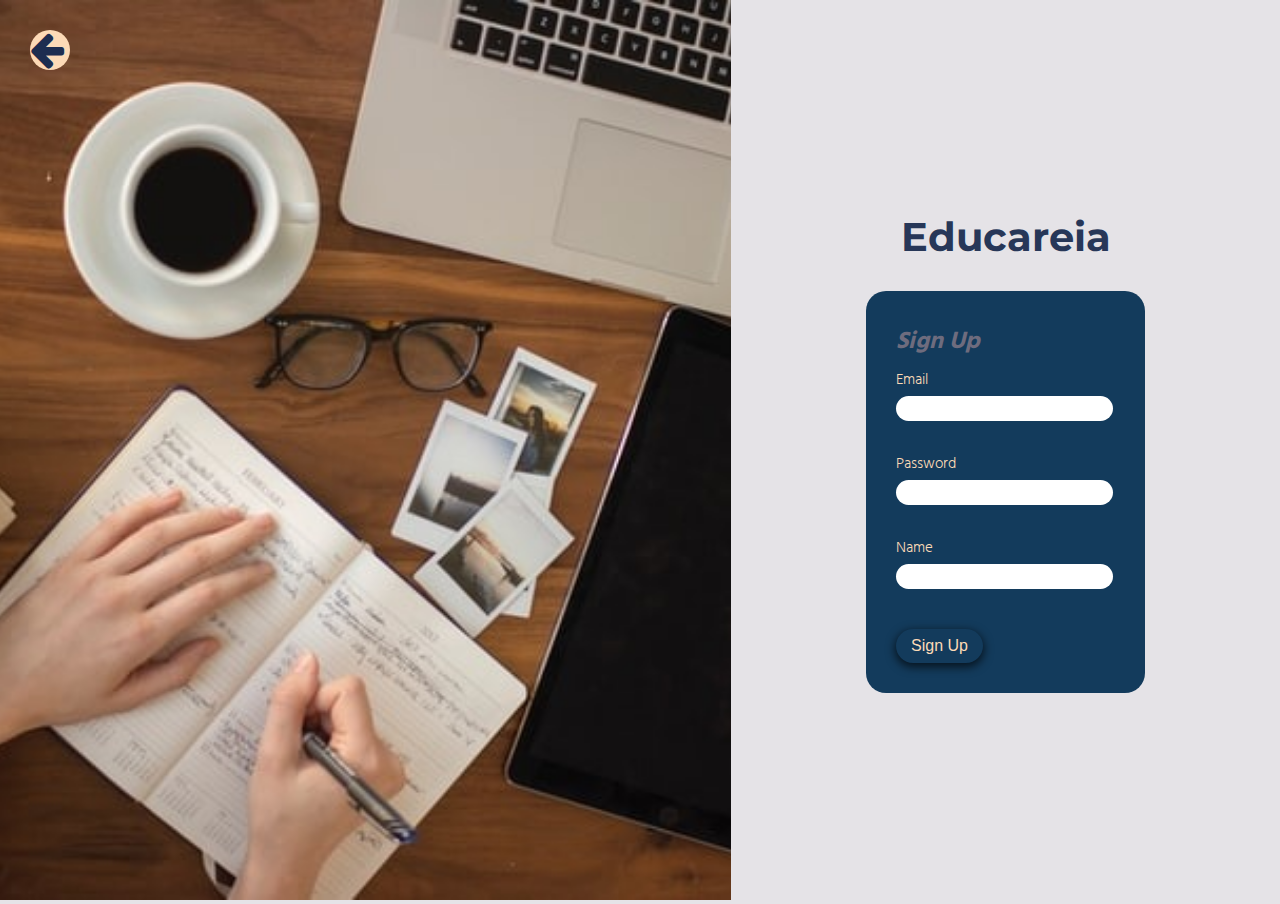
<file: signup.html>
<!DOCTYPE html>
<html lang="en">
<head>
    <meta charset="UTF-8">
    <meta name="viewport" content="width=device-width, initial-scale=1.0">
    <title>Login</title>
    <link rel="stylesheet" href="./css/style.css">
    <link rel="stylesheet" href="https://stackpath.bootstrapcdn.com/font-awesome/4.7.0/css/font-awesome.min.css" integrity="sha384-wvfXpqpZZVQGK6TAh5PVlGOfQNHSoD2xbE+QkPxCAFlNEevoEH3Sl0sibVcOQVnN" crossorigin="anonymous">
</head>
<style>
    body{
        overflow-y: hidden;
        

    }
    @media(max-width: 676px) {
        body{
            background-image: url(./bg.jpeg);
            background-repeat: no-repeat;
            background-size: cover;
        }
    }
</style>
<body>
    <div class="login-container">
        <div class="image">
            <img src="./bg.jpeg" alt="">
        </div>
        <div class="back">
            <a href="./index.html"><i class="fa fa-arrow-left"></i></a> 
         </div>
        <div class="login">
            <h1>Educareia</h1>

            <form class="form" action="./dashboard.html">
                <h2>Sign Up</h2>

                <label for="username">Email</label>
                <input type="text" id="username">
                <br>
                <label for="password">Password</label>
                <input type="password" id="password">
                <br>
                <label for="name">Name</label>
                <input type="text" id="name">
               <button id="login">Sign Up</button>
            </form>
        </div>
    </div>
</body>
</html>
</file>
<file: css/style.css>
@import url("https://fonts.googleapis.com/css2?family=Expletus+Sans:wght@700&family=Hind+Guntur:wght@300;400;700&family=Montserrat:ital,wght@0,700;1,300&display=swap");
* {
  margin: 0;
  padding: 0;
}

/*animations*/
@-webkit-keyframes ascend {
  from {
    margin-top: 50px;
    opacity: 0;
  }
  to {
    margin-top: 30px;
    opacity: 1;
  }
}
@keyframes ascend {
  from {
    margin-top: 50px;
    opacity: 0;
  }
  to {
    margin-top: 30px;
    opacity: 1;
  }
}

@-webkit-keyframes settle {
  from {
    -webkit-transform: translate(15px);
            transform: translate(15px);
    opacity: 0;
  }
  to {
    -webkit-transform: translate(0);
            transform: translate(0);
    opacity: 1;
  }
}

@keyframes settle {
  from {
    -webkit-transform: translate(15px);
            transform: translate(15px);
    opacity: 0;
  }
  to {
    -webkit-transform: translate(0);
            transform: translate(0);
    opacity: 1;
  }
}

@-webkit-keyframes softpop {
  from {
    -webkit-transform: scale(0.8);
            transform: scale(0.8);
    opacity: 0;
  }
  to {
    -webkit-transform: scale(1);
            transform: scale(1);
    opacity: 1;
  }
}

@keyframes softpop {
  from {
    -webkit-transform: scale(0.8);
            transform: scale(0.8);
    opacity: 0;
  }
  to {
    -webkit-transform: scale(1);
            transform: scale(1);
    opacity: 1;
  }
}

#ascend {
  -webkit-animation: ascend .5s forwards;
          animation: ascend .5s forwards;
  -webkit-animation-delay: .5s;
          animation-delay: .5s;
}

#softpop {
  -webkit-animation: softpop .5s forwards;
          animation: softpop .5s forwards;
  -webkit-animation-delay: .5s;
          animation-delay: .5s;
}

.settle {
  -webkit-animation: settle .5s forwards;
          animation: settle .5s forwards;
}

html {
  scroll-behavior: smooth;
  --pri:#E5E3E7;
  --sec:#8A8988;
  --ter:#5F8ACE;
  --darkacc:#6E6C7E;
  --acc:#273758;
}

body {
  background-color: var(--pri);
  color: var(--darkacc);
  padding: 0;
  margin: 0;
}

.header {
  z-index: 100;
  position: -webkit-sticky;
  position: sticky;
  top: 0px;
  height: 14vh;
  background-color: var(--sec);
  padding: 0 30px;
  display: -webkit-box;
  display: -ms-flexbox;
  display: flex;
  -webkit-box-orient: horizontal;
  -webkit-box-direction: normal;
      -ms-flex-direction: row;
          flex-direction: row;
  -webkit-box-pack: justify;
      -ms-flex-pack: justify;
          justify-content: space-between;
}

.header h1 {
  display: -webkit-box;
  display: -ms-flexbox;
  display: flex;
  -webkit-box-pack: center;
      -ms-flex-pack: center;
          justify-content: center;
  -webkit-box-align: center;
      -ms-flex-align: center;
          align-items: center;
  font-family: 'Montserrat', sans-serif;
  color: var(--acc);
  font-size: 55px;
}

.header ul {
  display: -webkit-box;
  display: -ms-flexbox;
  display: flex;
  list-style: none;
  -webkit-box-pack: center;
      -ms-flex-pack: center;
          justify-content: center;
  -webkit-box-align: center;
      -ms-flex-align: center;
          align-items: center;
  font-weight: bolder;
  font-family: 'Montserrat', sans-serif;
  cursor: pointer;
}

.header ul a {
  text-decoration: none;
}

.header ul li {
  -webkit-transition: all 0.2s ease;
  transition: all 0.2s ease;
  padding: 15px 30px;
  font-size: 16px;
  color: var(--acc);
  font-style: italic;
  font-weight: bold;
}

.header ul li:hover {
  color: #fff;
}

.header ul .get-started {
  background-color: var(--ter);
  font-weight: bolder;
  font-size: 16px;
  color: var(--pri);
  border-radius: 25px;
  padding: 15px 15px;
}

.header ul .get-started:hover {
  background-color: #5f8acedc;
}

.header ul .get-started span {
  color: var(--pri);
}

.progress {
  margin-top: 20px;
  padding: 0 30px;
}

.progress h1 {
  font-family: 'Expletus Sans', cursive;
}

.progress .progress-container {
  display: -ms-grid;
  display: grid;
  -ms-grid-columns: 1fr 1fr 1fr;
      grid-template-columns: 1fr 1fr 1fr;
  gap: 30px;
  margin-top: 30px;
  font-family: 'Hind Guntur', sans-serif;
}

@media (max-width: 676px) {
  .progress .progress-container {
    -ms-grid-columns: 1fr;
        grid-template-columns: 1fr;
  }
}

.progress .progress-container .progress-card {
  background-color: var(--ter);
  height: auto;
  border-radius: 15px;
  font-family: "Hind Guntur";
  color: var(--darkacc);
  position: relative;
}

.progress .progress-container .progress-card img {
  width: 100%;
  border-radius: 15px 15px 0 0;
  z-index: 0;
  opacity: 0.8;
  -webkit-filter: brightness(100%);
          filter: brightness(100%);
}

@media (max-width: 676px) {
  .progress .progress-container .progress-card img {
    opacity: 1;
    -webkit-filter: brightness(40%);
            filter: brightness(40%);
  }
}

.progress .progress-container .progress-card .progress-bar {
  height: 4px;
  background-color: #3eac3e;
  position: absolute;
  bottom: 72px;
}

@media (max-width: 676px) {
  .progress .progress-container .progress-card .progress-bar {
    display: none;
  }
}

.progress .progress-container .progress-card .course-title {
  color: var(--pri);
  font-weight: bold;
  white-space: pre-line;
  margin-top: -20px;
  overflow: hidden;
  text-overflow: ellipsis;
  font-size: 1.3rem;
  padding: 0 1rem 1rem 1rem;
  height: 4rem;
  text-align: center;
  opacity: 1;
  -webkit-transition: opacity 1s ease;
  transition: opacity 1s ease;
}

@media (max-width: 676px) {
  .progress .progress-container .progress-card .course-title {
    display: none;
  }
}

.progress .progress-container .progress-card .on-hover {
  display: -webkit-box;
  display: -ms-flexbox;
  display: flex;
  -webkit-box-orient: horizontal;
  -webkit-box-direction: normal;
      -ms-flex-direction: row;
          flex-direction: row;
  -webkit-box-pack: justify;
      -ms-flex-pack: justify;
          justify-content: space-between;
  padding: 0 20px;
  -webkit-box-align: center;
      -ms-flex-align: center;
          align-items: center;
  margin-bottom: 15px;
  opacity: 0;
  display: none;
  -webkit-transition: all 1s ease;
  transition: all 1s ease;
}

@media (max-width: 676px) {
  .progress .progress-container .progress-card .on-hover {
    display: -webkit-box;
    display: -ms-flexbox;
    display: flex;
    opacity: 1;
  }
}

.progress .progress-container .progress-card .on-hover .course-title-hover {
  color: var(--pri);
  position: absolute;
  bottom: 130px;
  font-size: 1.6rem;
  font-family: 'Hind Guntur';
  font-weight: bold;
  white-space: nowrap;
  text-overflow: ellipsis;
  overflow: hidden;
  width: 90%;
}

.progress .progress-container .progress-card .on-hover .course-author-hover {
  color: var(--pri);
  position: absolute;
  bottom: 100px;
  font-size: 1.3rem;
  font-family: 'Hind Guntur';
  font-weight: 300;
  white-space: nowrap;
  text-overflow: ellipsis;
  overflow: hidden;
  width: 90%;
}

.progress .progress-container .progress-card .on-hover .progress-per {
  color: var(--acc);
  height: 15px;
  border-radius: 20px;
  background-color: white;
  width: 40%;
}

.progress .progress-container .progress-card .on-hover .progress-per .progress-inner {
  background-color: green;
  height: 15px;
  border-radius: 19px 0 0 19px;
}

.progress .progress-container .progress-card .on-hover .continue button {
  background-color: var(--acc);
  color: var(--pri);
  padding: 10px 20px;
  font-size: 20px;
  outline: none;
  border: none;
  border-radius: 20px;
  cursor: pointer;
  -webkit-box-shadow: 0px 3px 16px 1px rgba(0, 0, 0, 0.2);
  box-shadow: 0px 3px 16px 1px rgba(0, 0, 0, 0.2);
}

.progress .progress-container .progress-card .on-hover .continue button:hover {
  -webkit-box-shadow: 0px 3px 16px 1px rgba(0, 0, 0, 0.4);
  box-shadow: 0px 3px 16px 1px rgba(0, 0, 0, 0.4);
  -webkit-transition: .25s;
  transition: .25s;
}

.progress .progress-container .progress-card:hover img {
  -webkit-filter: brightness(40%);
          filter: brightness(40%);
  -webkit-transition: all 0.6s ease;
  transition: all 0.6s ease;
}

.progress .progress-container .progress-card:hover .progress-bar {
  display: none;
}

.progress .progress-container .progress-card:hover .on-hover {
  display: -webkit-box;
  display: -ms-flexbox;
  display: flex;
  opacity: 1;
}

.progress .progress-container .progress-card:hover .course-title {
  display: none;
  opacity: 0;
}

.main {
  display: -webkit-box;
  display: -ms-flexbox;
  display: flex;
  -webkit-box-orient: horizontal;
  -webkit-box-direction: normal;
      -ms-flex-direction: row;
          flex-direction: row;
  min-height: 90vh;
  -webkit-box-align: center;
      -ms-flex-align: center;
          align-items: center;
  -webkit-box-pack: justify;
      -ms-flex-pack: justify;
          justify-content: space-between;
  width: 85%;
  margin: auto;
}

@media (max-width: 676px) {
  .main {
    width: 90%;
    min-height: auto;
  }
}

.main .content {
  /*for animation*/
  margin-left: 15px;
  opacity: 0;
  color: var(--acc);
}

.main .content h1 {
  font-family: 'Hind Guntur', sans-serif;
  line-height: 4rem;
  font-size: 60px;
}

@media (max-width: 676px) {
  .main .content h1 {
    font-size: 45px;
  }
}

.main .content p {
  font-size: 16px;
  font-family: 'Hind Guntur', sans-serif;
  font-weight: lighter;
  color: var(--darkacc);
  padding: 20px 0;
  line-height: 1.5rem;
  width: 70%;
}

@media (max-width: 676px) {
  .main .content p {
    width: auto;
    font-size: 12px;
  }
}

.main .content button {
  outline: none;
  border: none;
  cursor: pointer;
  background-color: var(--ter);
  font-weight: bolder;
  font-size: 16px;
  color: var(--acc);
  border-radius: 25px;
  padding: 15px 15px;
}

@media (max-width: 676px) {
  .main .content button {
    font-size: 12px;
  }
}

.main .content button:hover {
  background-color: #1e5f74be;
}

.main .content button span {
  color: var(--darkacc);
}

.main .content .get-started-course {
  background-color: transparent;
  font-weight: bolder;
  font-size: 16px;
  color: var(--acc);
  border-radius: 25px;
  padding: 15px;
}

.main .content .get-started-course:hover {
  background-color: var(--sec);
}

.main .image {
  width: -webkit-fit-content;
  width: -moz-fit-content;
  width: fit-content;
  text-align: center;
  opacity: 0;
}

.main .image img {
  max-width: 90%;
  height: auto;
}

@media (max-width: 676px) {
  .main .image {
    display: none;
  }
}

#explore {
  min-height: 13vh;
}

@media (max-width: 676px) {
  #explore {
    min-height: 0vh !important;
  }
}

.explore {
  margin-top: 20px;
  padding: 0 30px;
  font-family: 'Montserrat';
}

.explore h1 {
  font-family: 'Expletus Sans', cursive;
}

.explore .category {
  margin-top: 30px;
  padding: 10px 20px;
  font-size: 17px;
  margin-right: 10px;
  border-radius: 50px;
  cursor: pointer;
  background-color: var(--ter);
  color: #fff;
  outline: none;
  border: none;
}

@media (max-width: 676px) {
  .explore .category {
    font-size: 13px;
  }
}

.explore .category:hover {
  background-color: #1e5f74be;
}

.explore .active {
  background-color: #fff;
  color: #1e5f74be;
}

.explore .active:hover {
  background-color: #ffffffd3;
}

.explore .cards-container {
  margin-top: 50px;
  opacity: 0;
  display: -ms-grid;
  display: grid;
  -ms-grid-columns: 1fr 1fr 1fr;
      grid-template-columns: 1fr 1fr 1fr;
  gap: 30px;
}

@media (max-width: 676px) {
  .explore .cards-container {
    -ms-grid-columns: 1fr;
        grid-template-columns: 1fr;
  }
}

.explore .cards-container .course {
  background-color: var(--ter);
  border-radius: 20px;
  display: -ms-grid;
  display: grid;
  -ms-grid-columns: 1fr 1fr;
      grid-template-columns: 1fr 1fr;
  position: relative;
}

@media (max-width: 676px) {
  .explore .cards-container .course {
    -ms-grid-columns: 1fr;
        grid-template-columns: 1fr;
  }
}

.explore .cards-container .course .image {
  height: 18rem;
}

.explore .cards-container .course .image img {
  width: 100%;
  height: 18rem;
  -o-object-fit: cover;
     object-fit: cover;
  border-radius: 20px 0 0 20px;
}

@media (max-width: 676px) {
  .explore .cards-container .course .image img {
    border-radius: 20px 20px 0 0;
  }
}

.explore .cards-container .course .discount {
  position: absolute;
  background-color: #eb4e54;
  color: var(--pri);
  padding: 8px 20px;
  border-radius: 20px;
  font-weight: bold;
  top: 5px;
  left: 10px;
}

.explore .cards-container .content {
  background-color: var(--ter);
  border-radius: 0 20px 20px 0;
  padding: 10px;
}

.explore .cards-container .content h1.title {
  display: -webkit-box;
  font-size: 24px;
  color: var(--pri);
  font-family: 'Hind Guntur', sans-serif;
  font-weight: 300;
  line-height: 1.8rem;
  width: 70%;
  overflow: hidden;
  line-clamp: 4;
  -webkit-line-clamp: 4;
  -webkit-box-orient: vertical;
}

.explore .cards-container .content .rating i {
  margin: 0 2px;
}

.explore .cards-container .content .rating .yellow-star {
  -webkit-filter: brightness(0) saturate(100%) invert(88%) sepia(38%) saturate(1403%) hue-rotate(318deg) brightness(129%) contrast(110%);
          filter: brightness(0) saturate(100%) invert(88%) sepia(38%) saturate(1403%) hue-rotate(318deg) brightness(129%) contrast(110%);
}

.explore .cards-container .content .price {
  margin-top: 5px;
  font-family: "Hind Guntur";
  font-weight: bold;
  font-size: 30px;
  color: #fff;
}

.explore .cards-container .content .price .original-price {
  color: var(--acc);
  opacity: .7;
  font-weight: 100;
  font-size: 20px;
  text-decoration: line-through;
}

.explore .cards-container .content .enrolled {
  font-family: 'Hind Guntur';
  font-weight: 100;
  font-size: 13px;
  color: var(--acc);
}

.explore .cards-container .content .enrolled i {
  font-size: 12px;
  color: var(--acc);
}

.explore .cards-container .content .buy {
  font-family: 'Hind Guntur';
  background-color: var(--acc);
  color: var(--pri);
  padding: 8px 15px;
  height: 40px;
  font-size: 16px;
  font-weight: bold;
  outline: none;
  border: none;
  border-radius: 20px;
  cursor: pointer;
  -webkit-box-shadow: 5px 5px 15px rgba(0, 0, 0, 0.2);
  box-shadow: 5px 5px 15px rgba(0, 0, 0, 0.2);
  position: absolute;
  right: 10px;
  bottom: 10px;
}

.explore .cards-container .content .buy:hover {
  -webkit-box-shadow: 5px 5px 15px rgba(0, 0, 0, 0.4);
  box-shadow: 5px 5px 15px rgba(0, 0, 0, 0.4);
  -webkit-transition: .25s;
  transition: .25s;
}

body {
  background-color: var(--pri);
}

.login-container {
  display: -ms-grid;
  display: grid;
  -ms-grid-columns: 2fr 1.5fr;
      grid-template-columns: 2fr 1.5fr;
}

@media (max-width: 676px) {
  .login-container {
    -ms-grid-columns: 1fr;
        grid-template-columns: 1fr;
    min-height: 100vh;
  }
}

.login-container .image img {
  width: 100%;
  height: 100vh;
  -o-object-fit: cover;
     object-fit: cover;
}

@media (max-width: 676px) {
  .login-container .image {
    display: none;
  }
}

.login-container .back {
  border-radius: 50%;
  width: 40px;
  height: 40px;
  background-color: #fcdab7;
  position: absolute;
  left: 30px;
  top: 30px;
}

.login-container .back i {
  color: #1d2d50;
  font-size: 40px;
  font-weight: 100;
}

.login-container .login {
  display: -webkit-box;
  display: -ms-flexbox;
  display: flex;
  -webkit-box-orient: vertical;
  -webkit-box-direction: normal;
      -ms-flex-direction: column;
          flex-direction: column;
  -webkit-box-pack: center;
      -ms-flex-pack: center;
          justify-content: center;
  -ms-flex-item-align: center;
      align-self: center;
  text-align: center;
}

.login-container .login h1 {
  font-size: 40px;
  font-family: 'Montserrat';
  color: var(--acc);
}

@media (max-width: 676px) {
  .login-container .login h1 {
    display: none;
  }
}

.login-container .login .form {
  background-color: #133b5c;
  width: 40%;
  margin: auto;
  margin-top: 30px;
  border-radius: 20px;
  padding: 30px  30px;
  text-align: left;
  position: relative;
}

@media (max-width: 676px) {
  .login-container .login .form {
    display: -webkit-box;
    display: -ms-flexbox;
    display: flex;
    -webkit-box-orient: vertical;
    -webkit-box-direction: normal;
        -ms-flex-direction: column;
            flex-direction: column;
    -webkit-box-pack: center;
        -ms-flex-pack: center;
            justify-content: center;
    -ms-flex-item-align: center;
        align-self: center;
    margin: auto;
    width: 60%;
  }
}

.login-container .login h2 {
  font-family: "Hind Guntur";
  font-style: italic;
}

.login-container .login input {
  padding: 5px 10px;
  outline: none;
  border: none;
  border-radius: 20px;
  width: 90%;
  margin-bottom: 30px;
}

.login-container .login label {
  color: #fcdab7;
  font-size: 15px;
  font-family: 'Hind Guntur';
  font-weight: 100;
}

.login-container .login #forgot {
  font-size: 13px;
  font-family: 'Hind Guntur';
  font-weight: 100;
  color: #fcdab7;
  text-align: right;
  text-decoration: underline;
}

.login-container .login #login {
  background-color: #133b5c;
  color: #fcdab7;
  padding: 8px 15px;
  font-size: 16px;
  outline: none;
  border: none;
  border-radius: 20px;
  cursor: pointer;
  -webkit-box-shadow: 0px 3px 16px 1px rgba(0, 0, 0, 0.68);
  box-shadow: 0px 3px 10px 1px rgba(0, 0, 0, 0.68);
  margin-top: 10px;
}

.cards-container {
  margin-top: 50px;
  display: -ms-grid;
  display: grid;
  -ms-grid-columns: 1fr 1fr 1fr;
      grid-template-columns: 1fr 1fr 1fr;
  gap: 30px;
}

@media (max-width: 676px) {
  .cards-container {
    -ms-grid-columns: 1fr;
        grid-template-columns: 1fr;
  }
}

.cards-container .course {
  background-color: var(--ter);
  border-radius: 20px;
  display: -ms-grid;
  display: grid;
  -ms-grid-columns: 1fr 1fr;
      grid-template-columns: 1fr 1fr;
  position: relative;
}

@media (max-width: 676px) {
  .cards-container .course {
    -ms-grid-columns: 1fr;
        grid-template-columns: 1fr;
  }
}

.cards-container .course .image {
  height: 18rem;
}

.cards-container .course .image img {
  width: 100%;
  height: 18rem;
  -o-object-fit: cover;
     object-fit: cover;
  border-radius: 20px 0 0 20px;
}

@media (max-width: 676px) {
  .cards-container .course .image img {
    border-radius: 20px 20px 0 0;
  }
}

.cards-container .course .discount {
  position: absolute;
  background-color: #eb4e54;
  color: var(--pri);
  padding: 8px 20px;
  border-radius: 20px;
  font-weight: bold;
  top: 5px;
  left: 10px;
}

.cards-container .content {
  background-color: var(--ter);
  border-radius: 0 20px 20px 0;
  padding: 10px;
}

.cards-container .content h1.title {
  display: -webkit-box;
  font-size: 24px;
  color: var(--pri);
  font-family: 'Hind Guntur', sans-serif;
  font-weight: 300;
  line-height: 1.8rem;
  width: 70%;
  overflow: hidden;
  line-clamp: 4;
  -webkit-line-clamp: 4;
  -webkit-box-orient: vertical;
}

.cards-container .content .rating i {
  margin: 0 2px;
}

.cards-container .content .rating .yellow-star {
  -webkit-filter: brightness(0) saturate(100%) invert(88%) sepia(38%) saturate(1403%) hue-rotate(318deg) brightness(129%) contrast(110%);
          filter: brightness(0) saturate(100%) invert(88%) sepia(38%) saturate(1403%) hue-rotate(318deg) brightness(129%) contrast(110%);
}

.cards-container .content .price {
  margin-top: 5px;
  font-family: "Hind Guntur";
  font-weight: bold;
  font-size: 30px;
  color: #fff;
}

.cards-container .content .price .original-price {
  color: var(--acc);
  opacity: .7;
  font-weight: 100;
  font-size: 20px;
  text-decoration: line-through;
}

.cards-container .content .enrolled {
  font-family: 'Hind Guntur';
  font-weight: 100;
  font-size: 13px;
  color: var(--acc);
}

.cards-container .content .enrolled i {
  font-size: 12px;
  color: var(--acc);
}

.cards-container .content .buy {
  font-family: 'Hind Guntur';
  background-color: var(--acc);
  color: var(--pri);
  padding: 8px 15px;
  height: 40px;
  font-size: 16px;
  font-weight: bold;
  outline: none;
  border: none;
  border-radius: 20px;
  cursor: pointer;
  -webkit-box-shadow: 5px 5px 15px rgba(0, 0, 0, 0.2);
  box-shadow: 5px 5px 15px rgba(0, 0, 0, 0.2);
  position: absolute;
  right: 10px;
  bottom: 10px;
}

.cards-container .content .buy:hover {
  -webkit-box-shadow: 5px 5px 15px rgba(0, 0, 0, 0.4);
  box-shadow: 5px 5px 15px rgba(0, 0, 0, 0.4);
  -webkit-transition: .25s;
  transition: .25s;
}
/*# sourceMappingURL=style.css.map */
</file>
